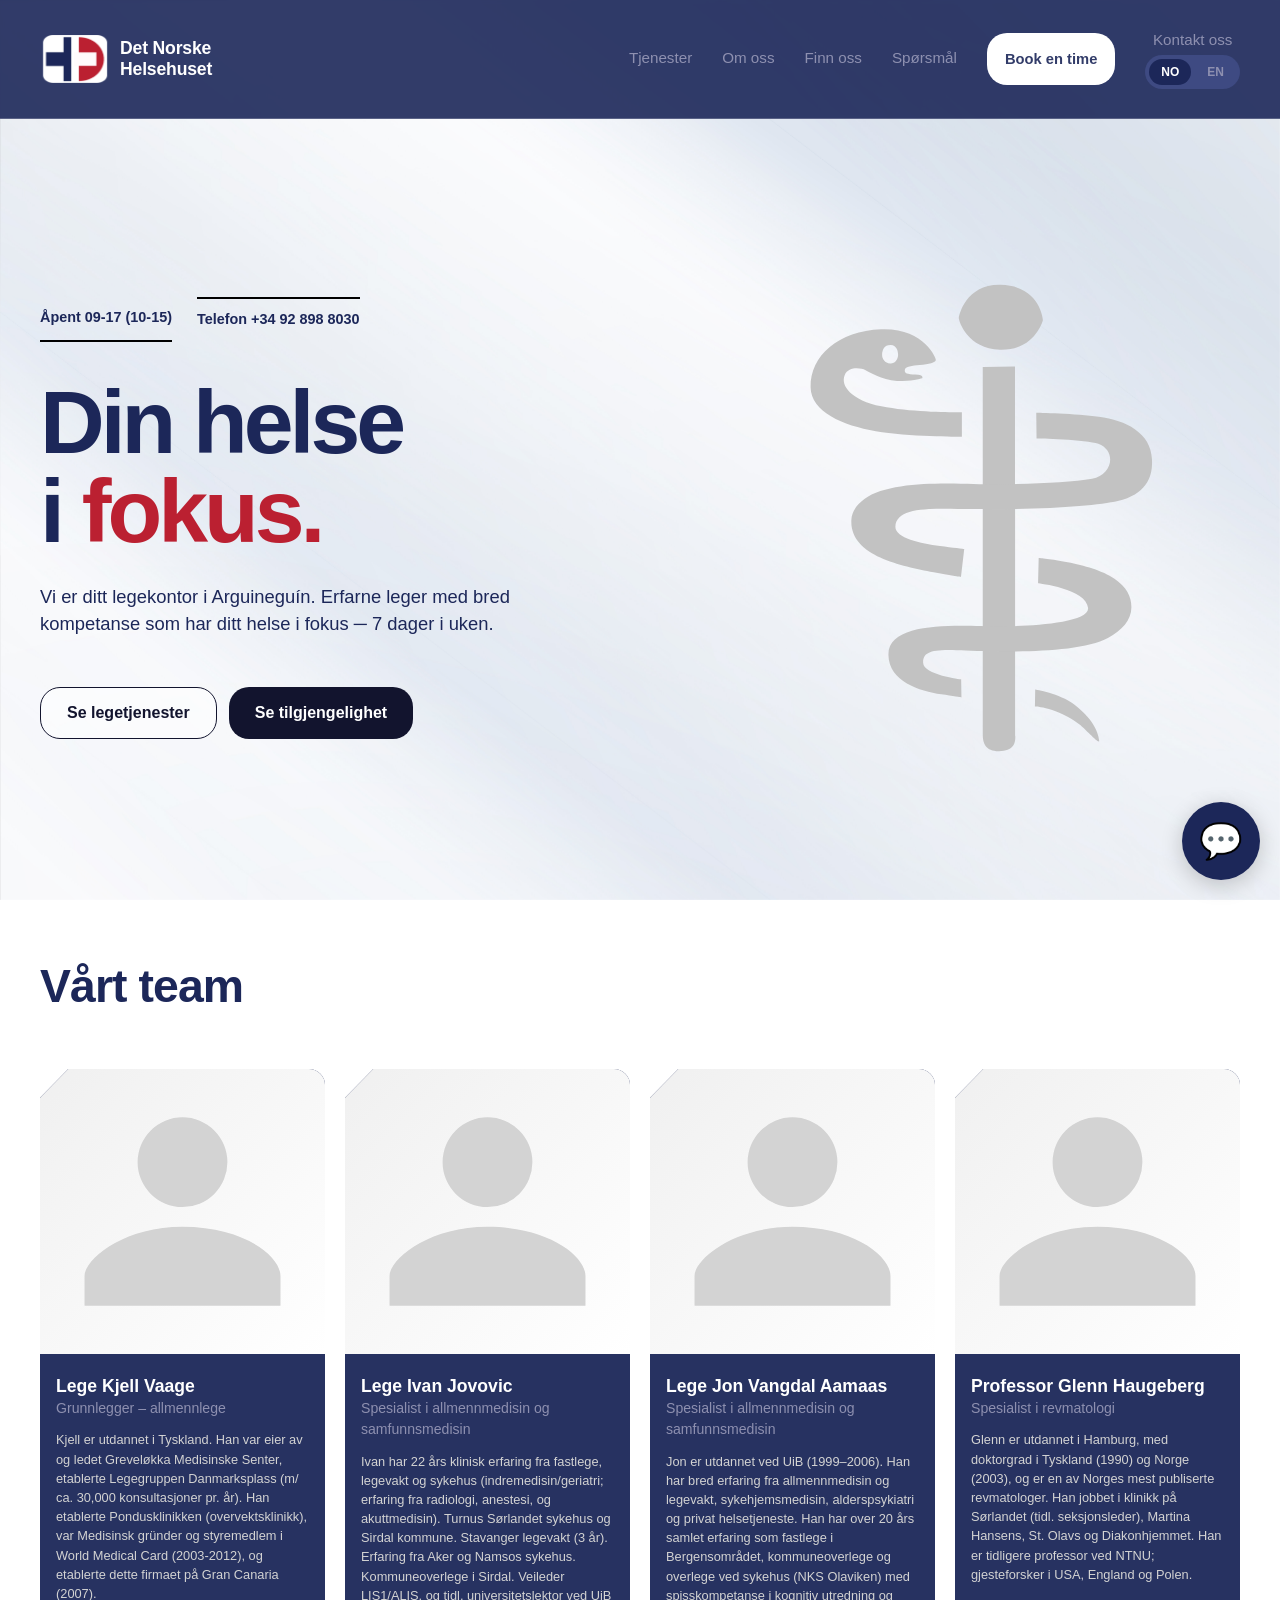
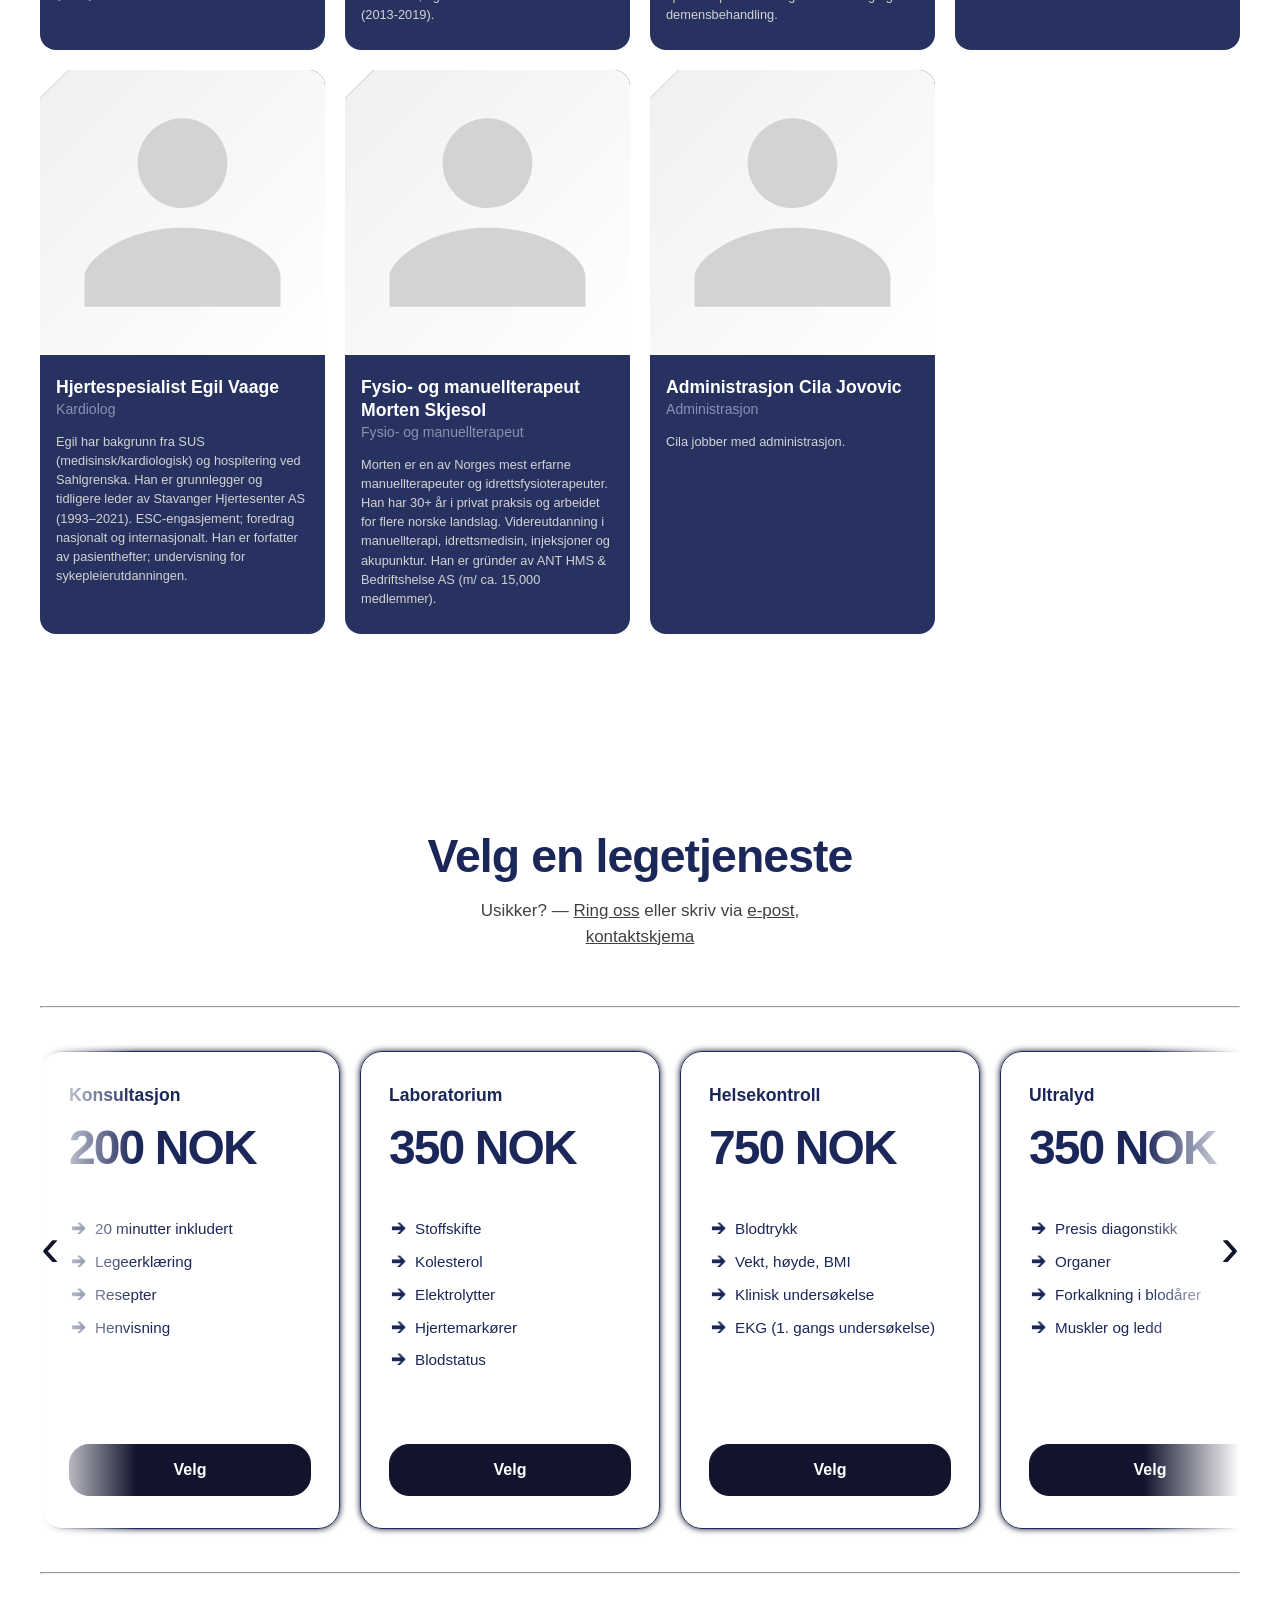
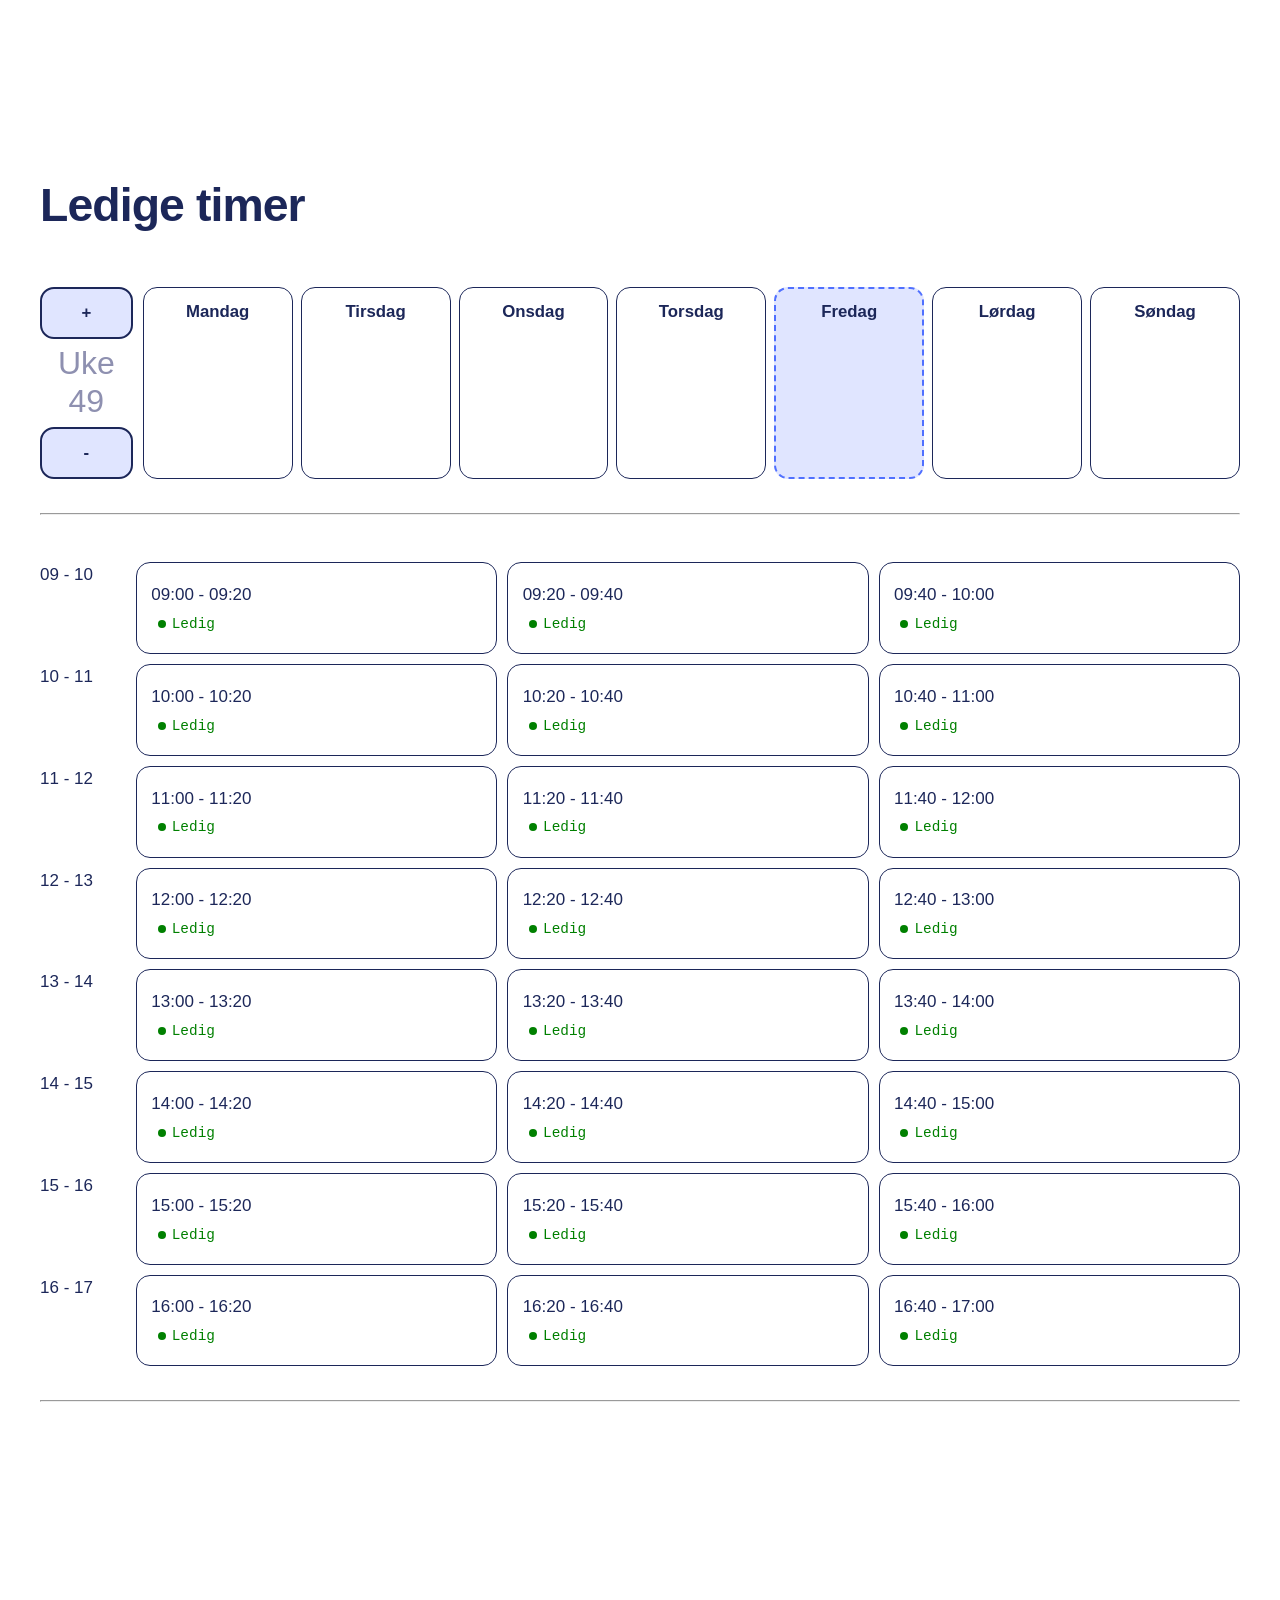
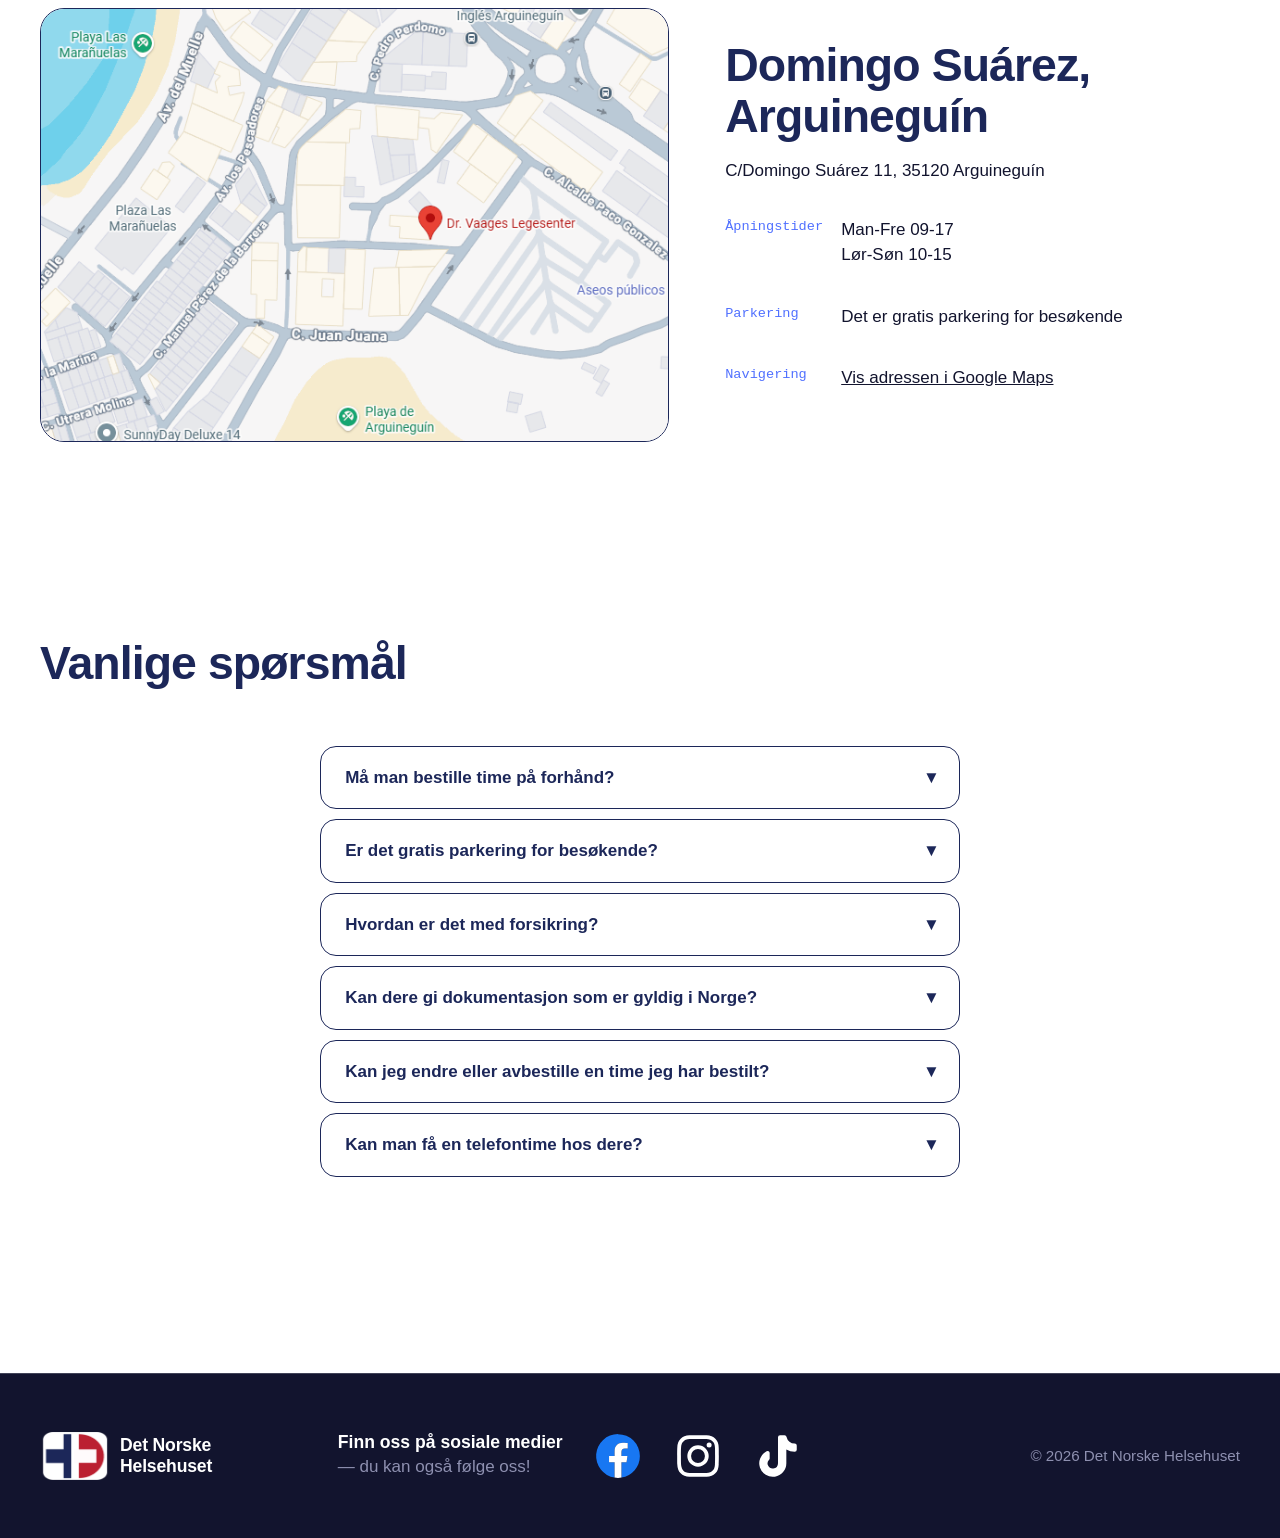
<file: index.html>
<!doctype html>
<html lang="no">
<head>
    <title>Det Norske Helsehuset — Legekontor i Arguineguín</title>
    <meta charset="utf-8">
    <link rel="canonical" href="https://www.helsehuset.es/">
    <meta name="viewport" content="width=device-width, initial-scale=1">
    <meta name="description" content="Legetjenester i Arguineguín — erfarne leger med bred ekspertise.
        Vi har presis diagnostikk og gode medisinske og kosmetiske behandlingsmuligheter.">
    <meta name="google" content="notranslate">
    <meta name="twitter:card" content="summary_large_image">
    <meta name="twitter:title" content="Det Norske Helsehuset — Legekontor i Arguineguín">
    <meta name="twitter:description" content="Legetjenester i Arguineguín — erfarne leger med bred ekspertise.
        Vi har presis diagnostikk og gode medisinske og kosmetiske behandlingsmuligheter.">
    <meta property="og:url" content="https://www.helsehuset.es/">
    <meta property="og:site_name" content="Det Norske Helsehuset"
    <meta property="og:title" content="Det Norske Helsehuset — Legekontor i Arguineguín">
    <meta property="og:type" content="website">
    <meta property="og:description" content="Legetjenester i Arguineguín">
    <meta property="og:image" content="https://www.helsehuset.es/images/icon-logo-web.png">
    <meta property="og:locale" content="nb_NO">
    <meta name="theme-color" content="#1C2759">
    <link rel="icon" href="images/icon-logo-web.png">
    <link rel="stylesheet" href="style.css">
    <link rel="apple-touch-icon" href="images/apple-touch-icon.png">
    <link rel="icon" type="image/png" sizes="32x32" href="/images/favicon-32x32.png">
    <link rel="manifest" href="/site.webmanifest">
    <script src="script.js" defer></script>
    <script type="application/ld+json">
        {
            "@context": "https://schema.org",
            "@type": "MedicalEntity",
            "name": "Det Norske Helsehuset",
            "url": "https://www.helsehuset.es/"
        }
    </script>
</head>
<body>
    <div class="main-background"></div>
    <header class="nav">
        <div class="nav-in">
            <div class="wrap nav-in">
                <a class="logo" onclick="countdown_reset();">
                    <img src="images/icon-logo-web.png" alt="The logo image of Det Norske Helsehuset">
                    <span id="kontorNavn">Det Norske Helsehuset</span>
                </a>
                <nav class="menu">
                    <a class="mobile-remove" href="#tjenester">Tjenester</a>
                    <a class="mobile-remove" href="#om-oss">Om oss</a>
                    <a class="mobile-remove" href="#finn-oss">Finn oss</a>
                    <a class="mobile-remove" href="#spørsmål">Spørsmål</a>
                    <a class="mobile-remove btn btn-sm" href="#tjenester" onclick="countdown_reset();">Book en time</a>
                    <a id="kontakt" data-action="#k-skjema" onclick="kontaktSkjema()">Kontakt oss</a>
                    <div id="mobile-kontakt-language">
                        <a id="mobile-kontakt" data-action="#k-skjema" onclick="kontaktSkjema()">Kontakt oss</a>
                        <div id="mobile-language">
                            <a class="active-language" href="no/" onclick="selectLanguage()">NO</a>
                            <a class="inactive-language" href="en/" onclick="selectLanguage()">EN</a>
                        </div>
                    </div>
                </nav>
            </div>
            <div id="desktop-language">
                <a class="active-language" href="no/" onclick="selectLanguage()">NO</a>
                <a class="inactive-language" href="en/" onclick="selectLanguage()">EN</a>
            </div>
        </div>
    </header>
    <main id="main">
        <section class="hero">
            <div class="grid-bg"></div>
            <div class="wrap hero-in">
                <div class="hero-copy" id="start">
                    <p class="chips">
                        <span class="chip1">
                            Åpent 09-17 (10-15)
                        </span>
                        <span class="chip2">
                            Telefon +34 92 898 8030
                        </span>
                    </p>
                    <h1 id="heading">Din helse <br>i <span class="grad">fokus.</span></h1>
                    <p class="lead">Vi er ditt legekontor i Arguineguín. Erfarne leger med bred kompetanse som har ditt helse i fokus ─ 7 dager i uken.</p>
                    <div class="actioncall-row">
                        <a class="btn" id="btn-se" href="#tjenester">Se legetjenester</a>
                        <a class="btn btn-dark" href="#kalender" onclick="countdown_reset();">Se tilgjengelighet</a>
                    </div>
                </div>
                <img id="medical-symbol" src="images/medical-symbol.svg" alt="Medisinsk symbol: Asklepios" width="600" height="600">
            </div>
        </section>
        <section class="om-oss wrap" id="om-oss">
            <div class="section-head row">
                <div><h2>Vårt team</h2></div>
            </div>
            <ul class="ansatte-grid">
                <li class="ansatte">
                    <img src="images/profil-bilde.svg" alt="Portrait of Lege Kjell Vaage" width="200" height="200" loading="lazy">
                    <div class="ansatte-info"><h3>Lege Kjell Vaage</h3>
                        <p>Grunnlegger – allmennlege</p>
                        <p class="talk">Kjell er utdannet i Tyskland. Han var eier av og ledet Greveløkka Medisinske Senter, etablerte Legegruppen
                            Danmarksplass (m/ ca. 30,000 konsultasjoner pr. år). Han etablerte Pondusklinikken (overvektsklinikk), var Medisinsk gründer
                            og styremedlem i World Medical Card (2003-2012), og etablerte dette firmaet på Gran Canaria (2007).
                        </p>
                    </div>
                </li>
                <li class="ansatte">
                    <img src="images/profil-bilde.svg" alt="Portrait of Lege Ivan Jovovic" width="200" height="200" loading="lazy">
                    <div class="ansatte-info"><h3>Lege Ivan Jovovic</h3>
                        <p>Spesialist i allmennmedisin og samfunnsmedisin</p>
                        <p class="talk">Ivan har 22 års klinisk erfaring fra fastlege, legevakt og sykehus (indremedisin/geriatri; erfaring fra
                            radiologi, anestesi, og akuttmedisin). Turnus Sørlandet sykehus og Sirdal kommune. Stavanger legevakt (3 år). Erfaring fra Aker og
                            Namsos sykehus. Kommuneoverlege i Sirdal. Veileder LIS1/ALIS, og tidl. universitetslektor ved UiB (2013-2019).
                        </p>
                    </div>
                </li>
                <li class="ansatte">
                    <img src="images/profil-bilde.svg" alt="Portrait of Lege Jon Vangdal Aamaas" width="200" height="200" loading="lazy">
                    <div class="ansatte-info"><h3>Lege Jon Vangdal Aamaas</h3>
                        <p>Spesialist i allmennmedisin og samfunnsmedisin</p>
                        <p class="talk">Jon er utdannet ved UiB (1999–2006). Han har bred erfaring fra allmennmedisin og legevakt, sykehjemsmedisin,
                            alderspsykiatri og privat helsetjeneste. Han har over 20 års samlet erfaring som fastlege i Bergensområdet, kommuneoverlege og
                            overlege ved sykehus (NKS Olaviken) med spisskompetanse i kognitiv utredning og demensbehandling.
                        </p>
                    </div>
                </li>
                <li class="ansatte">
                    <img src="images/profil-bilde.svg" alt="Portrait of Professor Glenn Haugeberg" width="200" height="200" loading="lazy">
                    <div class="ansatte-info"><h3>Professor Glenn Haugeberg</h3>
                        <p>Spesialist i revmatologi</p>
                        <p class="talk">Glenn er utdannet i Hamburg, med doktorgrad i Tyskland (1990) og Norge (2003), og er en av Norges mest publiserte
                            revmatologer. Han jobbet i klinikk på Sørlandet (tidl. seksjonsleder), Martina Hansens, St. Olavs og Diakonhjemmet. Han er
                            tidligere professor ved NTNU; gjesteforsker i USA, England og Polen.
                        </p>
                    </div>
                </li>
                <li class="ansatte">
                    <img src="images/profil-bilde.svg" alt="Portrait of Hjertespesialist Egil Vaage" width="200" height="200" loading="lazy">
                    <div class="ansatte-info"><h3>Hjertespesialist Egil Vaage</h3>
                        <p>Kardiolog</p>
                        <p class="talk">Egil har bakgrunn fra SUS (medisinsk/kardiologisk) og hospitering ved Sahlgrenska. Han er grunnlegger og
                            tidligere leder av Stavanger Hjertesenter AS (1993–2021). ESC-engasjement; foredrag nasjonalt og internasjonalt. Han er
                            forfatter av pasienthefter; undervisning for sykepleierutdanningen.
                        </p>
                    </div>
                </li>
                <li class="ansatte">
                    <img src="images/profil-bilde.svg" alt="Fysio- og manuellterapeut Morten Skjesol" width="200" height="200" loading="lazy">
                    <div class="ansatte-info"><h3>Fysio- og manuellterapeut Morten Skjesol</h3>
                        <p>Fysio- og manuellterapeut</p>
                        <p class="talk">Morten er en av Norges mest erfarne manuellterapeuter og idrettsfysioterapeuter. Han har 30+ år i privat praksis
                            og arbeidet for flere norske landslag. Videreutdanning i manuellterapi, idrettsmedisin, injeksjoner og akupunktur. Han er
                            gründer av ANT HMS & Bedriftshelse AS (m/ ca. 15,000 medlemmer).
                        </p>
                    </div>
                </li>
                <li class="ansatte">
                    <img src="images/profil-bilde.svg" alt="Portrait of Administrasjon Cila Jovovic" width="200" height="200" loading="lazy">
                    <div class="ansatte-info"><h3>Administrasjon Cila Jovovic</h3>
                        <p>Administrasjon</p>
                        <p class="talk">
                            Cila jobber med administrasjon.
                        </p>
                    </div>
                </li>
            </ul>
        </section>
        <section class="tjenester wrap" id="tjenester">
            <div class="section-head center">
                <h2>Velg en legetjeneste</h2>
                <p class="section-sub">Usikker? — <a href="tel:+34928988030">Ring oss</a> eller skriv via <a href="mailto:post@vaage.as">e-post</a>, <a data-action="#k-skjema" onclick="kontaktSkjema()">kontaktskjema</a></p>
            </div>
            <p class="arrow left" onclick="scrollTjenester('left')">&#8249;</p>
            <hr><br>
            <div class="ts-grid">
                <article class="ts">
                    <h3>Konsultasjon</h3>
                    <p class="ts-pris">200 NOK</p>
                    <ul>
                        <li>20 minutter inkludert</li>
                        <li>Legeerklæring</li>
                        <li>Resepter</li>
                        <li>Henvisning</li>
                    </ul>
                    <a class="btn velg-btn" onclick="selectTjeneste(this);" href="#kalender">Velg</a>
                </article>
                <article class="ts">
                    <h3>Laboratorium</h3>
                    <p class="ts-pris">350 NOK</p>
                    <ul>
                        <li>Stoffskifte</li>
                        <li>Kolesterol</li>
                        <li>Elektrolytter</li>
                        <li>Hjertemarkører</li>
                        <li>Blodstatus</li>
                    </ul>
                    <a class="btn velg-btn" onclick="selectTjeneste(this);" href="#kalender">Velg</a>
                </article>
                <article class="ts">
                    <h3>Helsekontroll</h3>
                    <p class="ts-pris">750 NOK</p>
                    <ul>
                        <li>Blodtrykk</li>
                        <li>Vekt, høyde, BMI</li>
                        <li>Klinisk undersøkelse</li>
                        <li>EKG (1. gangs undersøkelse)</li>
                    </ul>
                    <a class="btn velg-btn" onclick="selectTjeneste(this);" href="#kalender">Velg</a>
                </article>
                <article class="ts">
                    <h3>Ultralyd</h3>
                    <p class="ts-pris">350 NOK</p>
                    <ul>
                        <li>Presis diagonstikk</li>
                        <li>Organer</li>
                        <li>Forkalkning i blodårer</li>
                        <li>Muskler og ledd</li>
                    </ul>
                    <a class="btn velg-btn" onclick="selectTjeneste(this);" href="#kalender">Velg</a>
                </article>
                <article class="ts">
                    <h3>Overvektsklinikk</h3>
                    <p class="ts-pris">350 NOK</p>
                    <ul>
                        <li>Kroppsanalyse (InBody 720)</li>
                        <li>Moderne medikamentell behandling</li>
                        <li>Typisk 10-12 kg ned innen 8-20 uker</li>
                        <li>Veiledning i lavglykemisk kost og aktivitet</li>
                    </ul>
                    <a class="btn velg-btn" onclick="selectTjeneste(this);" href="#kalender">Velg</a>
                </article>
                <article class="ts">
                    <h3>Hudscreening</h3>
                    <p class="ts-pris">150 NOK</p>
                    <ul>
                        <li>Kontroll av føflekker (Screen Cancer)</li>
                        <li>Vurdert av norske hudleger</li>
                    </ul>
                    <a class="btn velg-btn" onclick="selectTjeneste(this);" href="#kalender">Velg</a>
                </article>
                <article class="ts">
                    <h3>Kognitiv utredning</h3>
                    <p class="ts-pris">750 NOK</p>
                    <ul>
                        <li>MMSE/MMS</li>
                        <li>MoCA</li>
                        <li>Klokketest</li>
                        <li>Trail Making A/B</li>
                        <li>CERAD</li>
                        <li>Boston Naming</li>
                    </ul>
                    <a class="btn velg-btn" onclick="selectTjeneste(this);" href="#kalender">Velg</a>
                </article>
                <article class="ts">
                    <h3>Vaksiner</h3>
                    <p class="ts-pris">150 NOK</p>
                    <ul>
                        <li>Influensa</li>
                        <li>Pneumokokk</li>
                        <li>Helvetesild</li>
                        <li>Hepatitt A og B</li>
                        <li>Boostrix Polio</li>
                        <li>Dokumenteres i journal</li>
                    </ul>
                    <a class="btn velg-btn" onclick="selectTjeneste(this);" href="#kalender">Velg</a>
                </article>
                <article class="ts">
                    <h3>PRP-behandling</h3>
                    <p class="ts-pris">750 NOK</p>
                    <ul>
                        <li>Naturlig behandling</li>
                        <li>Egne vekstfaktorer for ledd, sener, hud og hår</li>
                    </ul>
                    <a class="btn velg-btn" onclick="selectTjeneste(this);" href="#kalender">Velg</a>
                </article>
                <article class="ts">
                    <h3>Botulinumbehandling</h3>
                    <p class="ts-pris">750 NOK</p>
                    <ul>
                        <li>Medisinsk og estetisk bruk</li>
                        <li>Migrene</li>
                        <li>Muskelspenning</li>
                        <li>Hyperhidrose</li>
                        <li>Utblokking av mimikklinjer</li>
                    </ul>
                    <a class="btn velg-btn" onclick="selectTjeneste(this);" href="#kalender">Velg</a>
                </article>
                <article class="ts">
                    <h3>Helseattester</h3>
                    <p class="ts-pris">750 NOK</p>
                    <ul>
                        <li>Sjømannsattest</li>
                        <li>Offshore/Petroleum</li>
                        <li>Førerkortattest (gruppe 1-3)</li>
                        <li>Dykkerattest</li>
                        <li>Arbeids- og idrettsattester</li>
                    </ul>
                    <a class="btn velg-btn" onclick="selectTjeneste(this);" href="#kalender">Velg</a>
                </article>
                <article class="ts">
                    <h3>Hjemmebesøk</h3>
                    <p class="ts-pris">500 NOK</p>
                    <ul>
                        <li>Legebesøk i hjem/hotell</li>
                        <li>Samarbeid med hjemmesykepleie ved behov</li>
                    </ul>
                    <a class="btn velg-btn" onclick="selectTjeneste(this);" href="#kalender">Velg</a>
                </article>
                <article class="ts">
                    <h3>Norsk Helsenett</h3>
                    <p class="ts-pris">500 NOK</p>
                    <ul>
                        <li>Kryptert samhandling</li>
                        <li>Prøver og rapporter til fastlege eller spesialisthelsetjenste</li>
                    </ul>
                    <a class="btn velg-btn" onclick="selectTjeneste(this);" href="#kalender">Velg</a>
                </article>
            </div>
            <br><hr>
            <p class="arrow right" onclick="scrollTjenester('right')">&#8250;</p>
        </section>
        <section class="kalender" id="kalender">
            <div class="registrering" hidden>
                <h2 id="r_title">Placeholder</h2>
                <input type="text" id="name" name="name" placeholder="Navn og etternavn" required>
                <input type="tel" id="phone" name="phone" placeholder="Telefonnummer (inkl. landskode)" required>
                <textarea id="description" placeholder="En kort beskrivelse (maks. 150 karakterer)" maxlength="150"></textarea>
                <button type="button" id="send" data-action="#t-sendt" onclick="send(this)">Send inn</button>
            </div>
            <div class="wrap">
                <div class="section-head row">
                    <div>
                        <h2 id="kalender-title">Ledige timer</h2>
                        <h2 id="no-category" hidden>— vennligst velg en <a href="#tjenester">legetjeneste</a></h2>
                        <h2 id="category" hidden></h2>
                    </div>
                </div>
                <div class="week-days">
                    <div class="week-day-list" hidden>
                        <div class="stepper">
                            <button class="week-edit-up" onclick="change(1)"><strong>+</strong></button>
                            <button id="week-display"></button>
                            <button class="week-edit-down" onclick="change(-1)"><strong>-</strong></button>
                        </div>
                        <div class="mobile-days">
                            <button type="button" class="week-btn" data-num="0" data-selected="false"><strong>Mandag</strong></button>
                            <button type="button" class="week-btn" data-num="1" data-selected="false"><strong>Tirsdag</strong></button>
                            <button type="button" class="week-btn" data-num="2" data-selected="false"><strong>Onsdag</strong></button>
                            <button type="button" class="week-btn" data-num="3" data-selected="false"><strong>Torsdag</strong></button>
                            <button type="button" class="week-btn" data-num="4" data-selected="false"><strong>Fredag</strong></button>
                            <button type="button" class="week-btn" data-num="5" data-selected="false"><strong>Lørdag</strong></button>
                            <button type="button" class="week-btn" data-num="6" data-selected="false"><strong>Søndag</strong></button>
                        </div>
                    </div>
                    <br>
                    <hr>
                    <div class="weekDayPanel"></div>
                    <template id="weekDayPanel-template">
                        <div class="weekDayPanel">
                            <ol class="timer">
                                <li class="time">
                                    <span class="tid-ved-kalender">09 - 10</span>
                                    <div class="sessions">
                                        <div class="session" data-action="#t-skjema" onclick="selectTime(this)">
                                            <span class="tid-ved-kalender">09:00 - 09:20</span>
                                            <span class="tm tm-ledig">Ledig</span>
                                        </div>
                                        <div class="session" data-action="#t-skjema" onclick="selectTime(this)">
                                            <span class="tid-ved-kalender">09:20 - 09:40</span>
                                            <span class="tm tm-ledig">Ledig</span>
                                        </div>
                                        <div class="session" data-action="#t-skjema" onclick="selectTime(this)">
                                            <span class="tid-ved-kalender">09:40 - 10:00</span>
                                            <span class="tm tm-ledig">Ledig</span>
                                        </div>
                                    </div>
                                </li>
                                <li class="time">
                                    <span class="tid-ved-kalender">10 - 11</span>
                                    <div class="sessions">
                                        <div class="session" data-action="#t-skjema" onclick="selectTime(this)">
                                            <span class="tid-ved-kalender">10:00 - 10:20</span>
                                            <span class="tm tm-ledig">Ledig</span>
                                        </div>
                                        <div class="session" data-action="#t-skjema" onclick="selectTime(this)">
                                            <span class="tid-ved-kalender">10:20 - 10:40</span>
                                            <span class="tm tm-ledig">Ledig</span>
                                        </div>
                                        <div class="session" data-action="#t-skjema" onclick="selectTime(this)">
                                            <span class="tid-ved-kalender">10:40 - 11:00</span>
                                            <span class="tm tm-ledig">Ledig</span>
                                        </div>
                                    </div>
                                </li>
                                <li class="time">
                                    <span class="tid-ved-kalender">11 - 12</span>
                                    <div class="sessions">
                                        <div class="session" data-action="#t-skjema" onclick="selectTime(this)">
                                            <span class="tid-ved-kalender">11:00 - 11:20</span>
                                            <span class="tm tm-ledig">Ledig</span>
                                        </div>
                                        <div class="session" data-action="#t-skjema" onclick="selectTime(this)">
                                            <span class="tid-ved-kalender">11:20 - 11:40</span>
                                            <span class="tm tm-ledig">Ledig</span>
                                        </div>
                                        <div class="session" data-action="#t-skjema" onclick="selectTime(this)">
                                            <span class="tid-ved-kalender">11:40 - 12:00</span>
                                            <span class="tm tm-ledig">Ledig</span>
                                        </div>
                                    </div>
                                </li>
                                <li class="time">
                                    <span class="tid-ved-kalender">12 - 13</span>
                                    <div class="sessions">
                                        <div class="session" data-action="#t-skjema" onclick="selectTime(this)">
                                            <span class="tid-ved-kalender">12:00 - 12:20</span>
                                            <span class="tm tm-ledig">Ledig</span>
                                        </div>
                                        <div class="session" data-action="#t-skjema" onclick="selectTime(this)">
                                            <span class="tid-ved-kalender">12:20 - 12:40</span>
                                            <span class="tm tm-ledig">Ledig</span>
                                        </div>
                                        <div class="session" data-action="#t-skjema" onclick="selectTime(this)">
                                            <span class="tid-ved-kalender">12:40 - 13:00</span>
                                            <span class="tm tm-ledig">Ledig</span>
                                        </div>
                                    </div>
                                </li>
                                <li class="time">
                                    <span class="tid-ved-kalender">13 - 14</span>
                                    <div class="sessions">
                                        <div class="session" data-action="#t-skjema" onclick="selectTime(this)">
                                            <span class="tid-ved-kalender">13:00 - 13:20</span>
                                            <span class="tm tm-ledig">Ledig</span>
                                        </div>
                                        <div class="session" data-action="#t-skjema" onclick="selectTime(this)">
                                            <span class="tid-ved-kalender">13:20 - 13:40</span>
                                            <span class="tm tm-ledig">Ledig</span>
                                        </div>
                                        <div class="session" data-action="#t-skjema" onclick="selectTime(this)">
                                            <span class="tid-ved-kalender">13:40 - 14:00</span>
                                            <span class="tm tm-ledig">Ledig</span>
                                        </div>
                                    </div>
                                </li>
                                <li class="time">
                                    <span class="tid-ved-kalender">14 - 15</span>
                                    <div class="sessions">
                                        <div class="session" data-action="#t-skjema" onclick="selectTime(this)">
                                            <span class="tid-ved-kalender">14:00 - 14:20</span>
                                            <span class="tm tm-ledig">Ledig</span>
                                        </div>
                                        <div class="session" data-action="#t-skjema" onclick="selectTime(this)">
                                            <span class="tid-ved-kalender">14:20 - 14:40</span>
                                            <span class="tm tm-ledig">Ledig</span>
                                        </div>
                                        <div class="session" data-action="#t-skjema" onclick="selectTime(this)">
                                            <span class="tid-ved-kalender">14:40 - 15:00</span>
                                            <span class="tm tm-ledig">Ledig</span>
                                        </div>
                                    </div>
                                </li>
                                <li class="time">
                                    <span class="tid-ved-kalender">15 - 16</span>
                                    <div class="sessions">
                                        <div class="session" data-action="#t-skjema" onclick="selectTime(this)">
                                            <span class="tid-ved-kalender">15:00 - 15:20</span>
                                            <span class="tm tm-ledig">Ledig</span>
                                        </div>
                                        <div class="session" data-action="#t-skjema" onclick="selectTime(this)">
                                            <span class="tid-ved-kalender">15:20 - 15:40</span>
                                            <span class="tm tm-ledig">Ledig</span>
                                        </div>
                                        <div class="session" data-action="#t-skjema" onclick="selectTime(this)">
                                            <span class="tid-ved-kalender">15:40 - 16:00</span>
                                            <span class="tm tm-ledig">Ledig</span>
                                        </div>
                                    </div>
                                </li>
                                <li class="time">
                                    <span class="tid-ved-kalender">16 - 17</span>
                                    <div class="sessions">
                                        <div class="session" data-action="#t-skjema" onclick="selectTime(this)">
                                            <span class="tid-ved-kalender">16:00 - 16:20</span>
                                            <span class="tm tm-ledig">Ledig</span>
                                        </div>
                                        <div class="session" data-action="#t-skjema" onclick="selectTime(this)">
                                            <span class="tid-ved-kalender">16:20 - 16:40</span>
                                            <span class="tm tm-ledig">Ledig</span>
                                        </div>
                                        <div class="session" data-action="#t-skjema" onclick="selectTime(this)">
                                            <span class="tid-ved-kalender">16:40 - 17:00</span>
                                            <span class="tm tm-ledig">Ledig</span>
                                        </div>
                                    </div>
                                </li>
                            </ol>
                        </div>
                    </template>
                </div>
                <br>
                <hr>
            </div>
        </section>
        <section class="finn-oss wrap" id="finn-oss">
            <div class="lokasjon-map"><img src="images/lokasjon-map.png" width="678" height="466" loading="lazy" alt="Illustrated map showing how to find the doctor's office in Arguneguin"></div>
            <div class="finn-oss-copy">
                <h2>Domingo Suárez, Arguineguín</h2>
                <address>C/Domingo Suárez 11, 35120 Arguineguín</address>
                <ul class="finn-oss-info">
                    <li><strong>Åpningstider</strong><span>Man-Fre 09-17<br>Lør-Søn 10-15</span></li>
                    <li><strong>Parkering</strong><span>Det er gratis parkering for besøkende </span></li>
                    <li><strong>Navigering</strong><span><a href="https://www.google.com/maps/place/C.+Domingo+Su%C3%A1rez,+11,+35120+Arguinegu%C3%ADn,+Las+Palmas,+Spania/" target="_blank">Vis adressen i Google Maps</a></span></li>
                </ul>
            </div>
        </section>
        <section class="spørsmål wrap" id="spørsmål">
            <div class="section-head"><h2>Vanlige spørsmål</h2></div>
            <div class="spørsmål-list">
                <details>
                    <summary>Må man bestille time på forhånd?<span>▼</span></summary>
                    <p>Nei, du kan komme innom uten å bestille time på forhånd, men det kan hende det blir ventetid.</p>
                </details>
                <details>
                    <summary>Er det gratis parkering for besøkende?<span>▼</span></summary>
                    <p>Ja, det er gratis parkering for alle våre besøkende.</p>
                </details>
                <details>
                    <summary>Hvordan er det med forsikring?<span>▼</span></summary>
                    <p>Vi samarbeider med alle norske reiseforsikringsselskaper, samt mange svenske og danske. Vi hjelper med nødvendig dokumentasjon og kontakt med forsikringsselskap eller alarmsentral. Når det foreligger betalingsgaranti, kan behandlingen i mange tilfeller håndteres direkte gjennom reiseforsikringen.</p>
                </details>
                <details>
                    <summary>Kan dere gi dokumentasjon som er gyldig i Norge?<span>▼</span></summary>
                    <p>Ja, vi har mulighet til å gi dokumentasjon som er gyldig i Norge.</p>
                </details>
                <details>
                    <summary>Kan jeg endre eller avbestille en time jeg har bestilt?<span>▼</span></summary>
                    <p>Ja, det gjør du ved å ringe oss på +34 92 898 8030.</p>
                </details>
                <details>
                    <summary>Kan man få en telefontime hos dere?<span>▼</span></summary>
                    <p>Hvis du nevner i bookingen at du ønsker telefontime, så blir du ringt opp av oss. Telefonnummeret vi kommer til å ringe opp fra er +34 92 898 8030.</p>
                </details>
            </div>
        </section>
    </main>
    <div id="spørsmål-chat">
        <section id="spørsmål-chat-panel">
            <header class="spørsmål-chat-header">
                <span class="spørsmål-chat-title">Still et spørsmål</span>
                <button id="spørsmål-chat-close" type="button">x</button>
            </header>
            <div id="spørsmål-chat-messages">
                <div class="spørsmål-chat-message bot">Hei! Hvis du lurer på noe, så kan det hende at jeg vet svaret.</div>
            </div>
            <form class="spørsmål-chat-form" id="spørsmål-chat-form">
                <input id="spørsmål-chat-input" type="text" placeholder="Skriv ditt spørsmål..." autocomplete="off">
                <button id="spørsmål-chat-send" type="submit">Send</button>
            </form>
        </section>
        <button id="spørsmål-chat-toggle" type="button">💬</button>
    </div>
    <footer>
        <div class="wrap foot-in">
            <a class="logo" onclick="countdown_reset();">
                <img src="images/icon-logo-web.png" alt="Det Norske Helsehuset's logo image">
                <span>Det Norske Helsehuset</span>
            </a>
            <nav>
                <div class="sosiale-medier-tekst">
                    <h3>Finn oss på sosiale medier</h3>
                    <span>— du kan også følge oss!</span>
                </div>
                <div class="sosiale-medier-ikoner">
                    <a href="https://www.facebook.com" target="_blank" rel="noreferrer"><svg width="50px" height="50px" viewBox="0 0 16 16" xmlns="http://www.w3.org/2000/svg" fill="none"><path fill="#1877F2" d="M15 8a7 7 0 00-7-7 7 7 0 00-1.094 13.915v-4.892H5.13V8h1.777V6.458c0-1.754 1.045-2.724 2.644-2.724.766 0 1.567.137 1.567.137v1.723h-.883c-.87 0-1.14.54-1.14 1.093V8h1.941l-.31 2.023H9.094v4.892A7.001 7.001 0 0015 8z"/><path fill="#ffffff" d="M10.725 10.023L11.035 8H9.094V6.687c0-.553.27-1.093 1.14-1.093h.883V3.87s-.801-.137-1.567-.137c-1.6 0-2.644.97-2.644 2.724V8H5.13v2.023h1.777v4.892a7.037 7.037 0 002.188 0v-4.892h1.63z"/></svg></a>
                    <a href="https://www.instagram.com" target="_blank" rel="noreferrer"><svg fill="#ffffff" width="50px" height="50px" viewBox="0 0 24 24" xmlns="http://www.w3.org/2000/svg" data-name="Layer 1"><path d="M17.34,5.46h0a1.2,1.2,0,1,0,1.2,1.2A1.2,1.2,0,0,0,17.34,5.46Zm4.6,2.42a7.59,7.59,0,0,0-.46-2.43,4.94,4.94,0,0,0-1.16-1.77,4.7,4.7,0,0,0-1.77-1.15,7.3,7.3,0,0,0-2.43-.47C15.06,2,14.72,2,12,2s-3.06,0-4.12.06a7.3,7.3,0,0,0-2.43.47A4.78,4.78,0,0,0,3.68,3.68,4.7,4.7,0,0,0,2.53,5.45a7.3,7.3,0,0,0-.47,2.43C2,8.94,2,9.28,2,12s0,3.06.06,4.12a7.3,7.3,0,0,0,.47,2.43,4.7,4.7,0,0,0,1.15,1.77,4.78,4.78,0,0,0,1.77,1.15,7.3,7.3,0,0,0,2.43.47C8.94,22,9.28,22,12,22s3.06,0,4.12-.06a7.3,7.3,0,0,0,2.43-.47,4.7,4.7,0,0,0,1.77-1.15,4.85,4.85,0,0,0,1.16-1.77,7.59,7.59,0,0,0,.46-2.43c0-1.06.06-1.4.06-4.12S22,8.94,21.94,7.88ZM20.14,16a5.61,5.61,0,0,1-.34,1.86,3.06,3.06,0,0,1-.75,1.15,3.19,3.19,0,0,1-1.15.75,5.61,5.61,0,0,1-1.86.34c-1,.05-1.37.06-4,.06s-3,0-4-.06A5.73,5.73,0,0,1,6.1,19.8,3.27,3.27,0,0,1,5,19.05a3,3,0,0,1-.74-1.15A5.54,5.54,0,0,1,3.86,16c0-1-.06-1.37-.06-4s0-3,.06-4A5.54,5.54,0,0,1,4.21,6.1,3,3,0,0,1,5,5,3.14,3.14,0,0,1,6.1,4.2,5.73,5.73,0,0,1,8,3.86c1,0,1.37-.06,4-.06s3,0,4,.06a5.61,5.61,0,0,1,1.86.34A3.06,3.06,0,0,1,19.05,5,3.06,3.06,0,0,1,19.8,6.1,5.61,5.61,0,0,1,20.14,8c.05,1,.06,1.37.06,4S20.19,15,20.14,16ZM12,6.87A5.13,5.13,0,1,0,17.14,12,5.12,5.12,0,0,0,12,6.87Zm0,8.46A3.33,3.33,0,1,1,15.33,12,3.33,3.33,0,0,1,12,15.33Z"/></svg></a>
                    <a href="https://www.tiktok.com" target="_blank" rel="noreferrer"><svg fill="#ffffff" width="50px" height="50px" viewBox="0 0 24 24" id="tiktok" data-name="Flat Color" xmlns="http://www.w3.org/2000/svg" class="icon flat-color"><path id="primary" d="M21,7V9a1,1,0,0,1-1,1,8,8,0,0,1-4-1.08V15.5A6.5,6.5,0,1,1,6.53,9.72a1,1,0,0,1,1.47.9v2.52a.92.92,0,0,1-.28.62,2.49,2.49,0,0,0,2,4.23A2.61,2.61,0,0,0,12,15.35V3a1,1,0,0,1,1-1h2.11a1,1,0,0,1,1,.83A4,4,0,0,0,20,6,1,1,0,0,1,21,7Z" style="fill: rgb(255, 255, 255);"></path></svg></a>
                </div>
            </nav>
            <p>© 2026 Det Norske Helsehuset</p>
        </div>
    </footer>
</body>
</html>
</file>
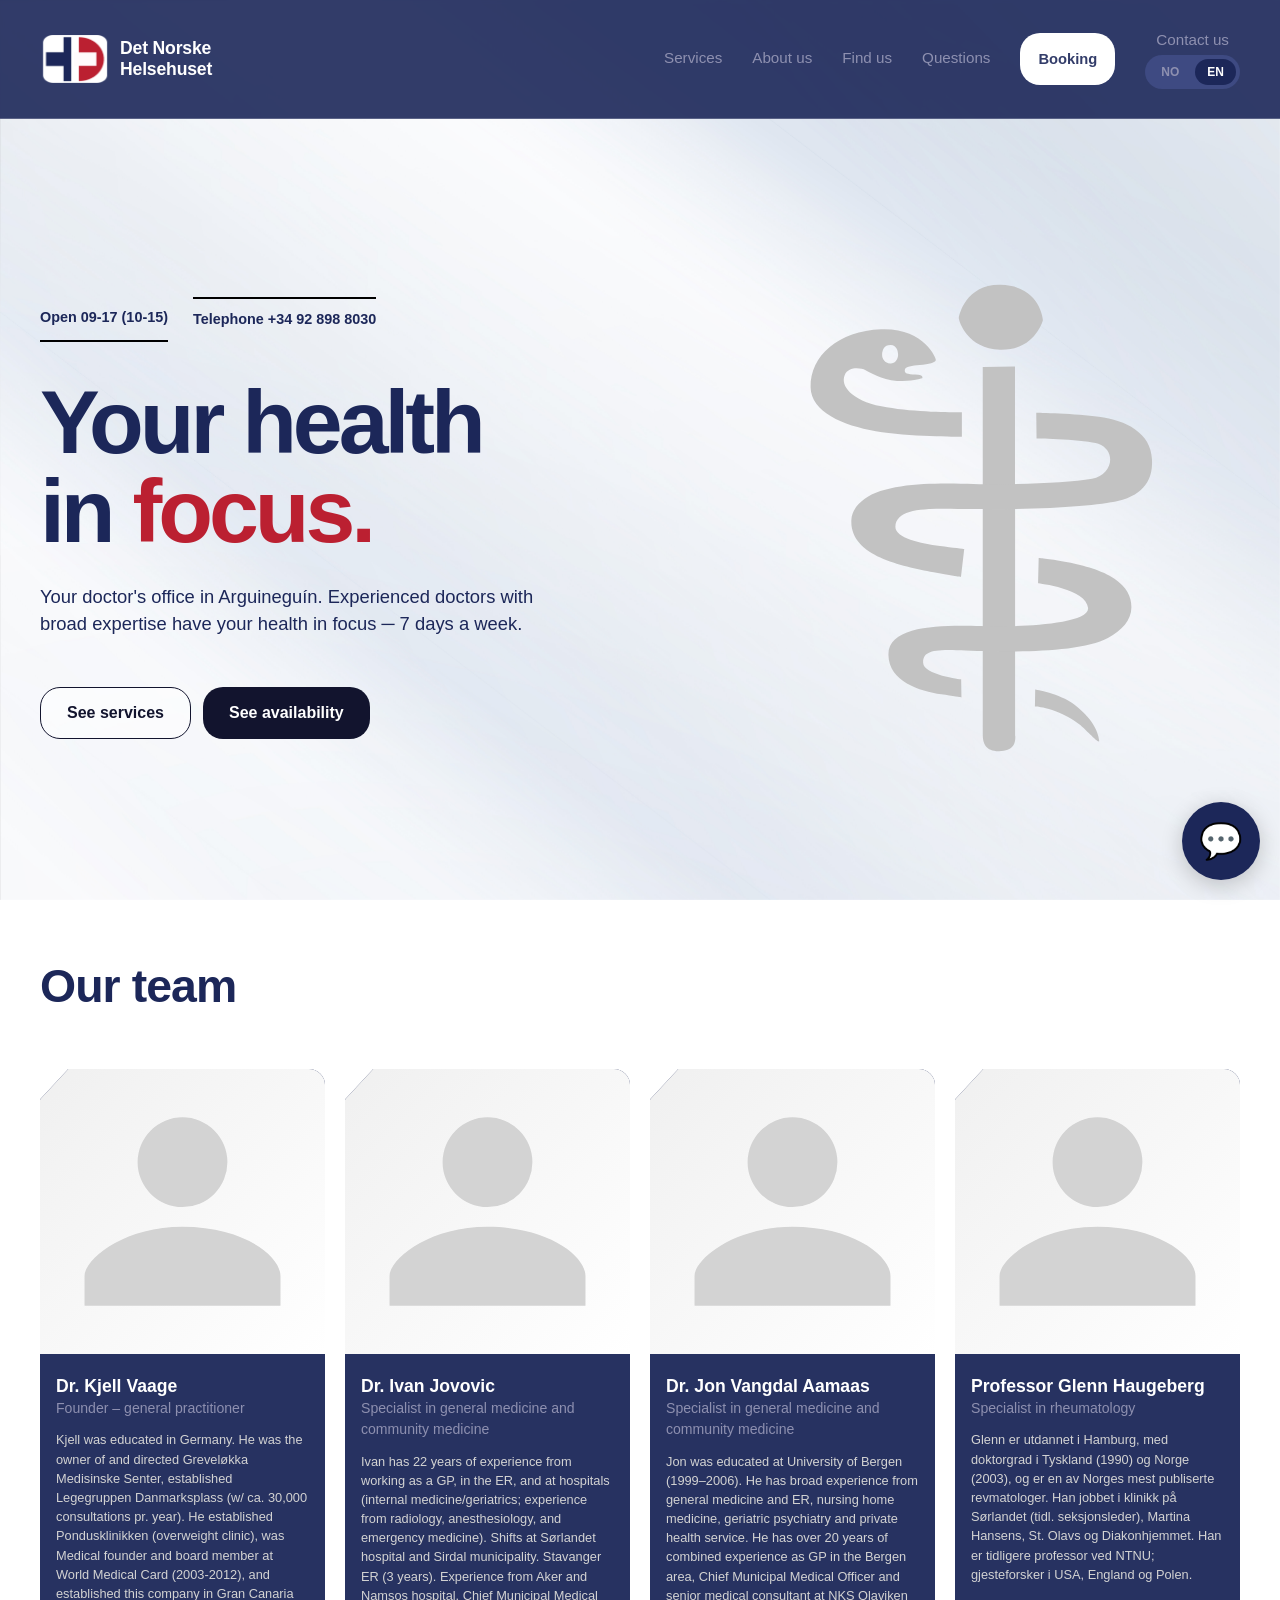
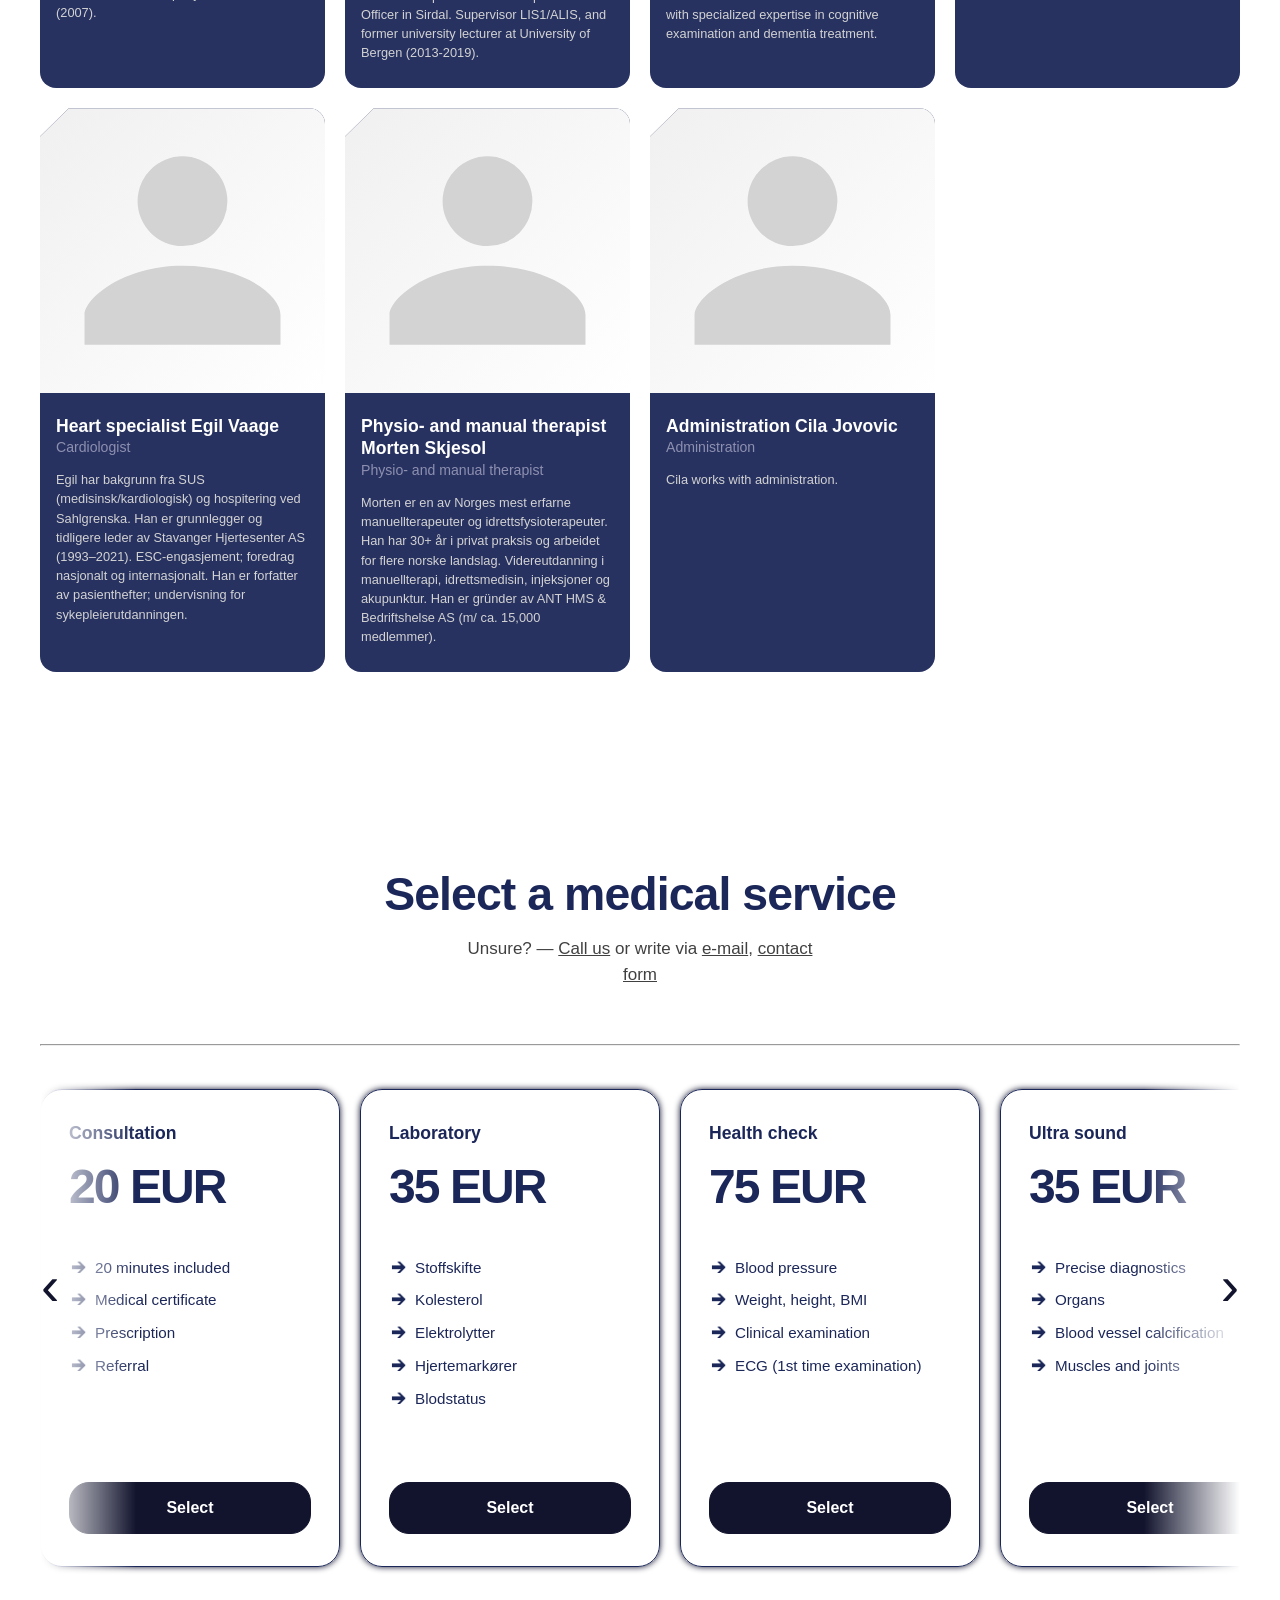
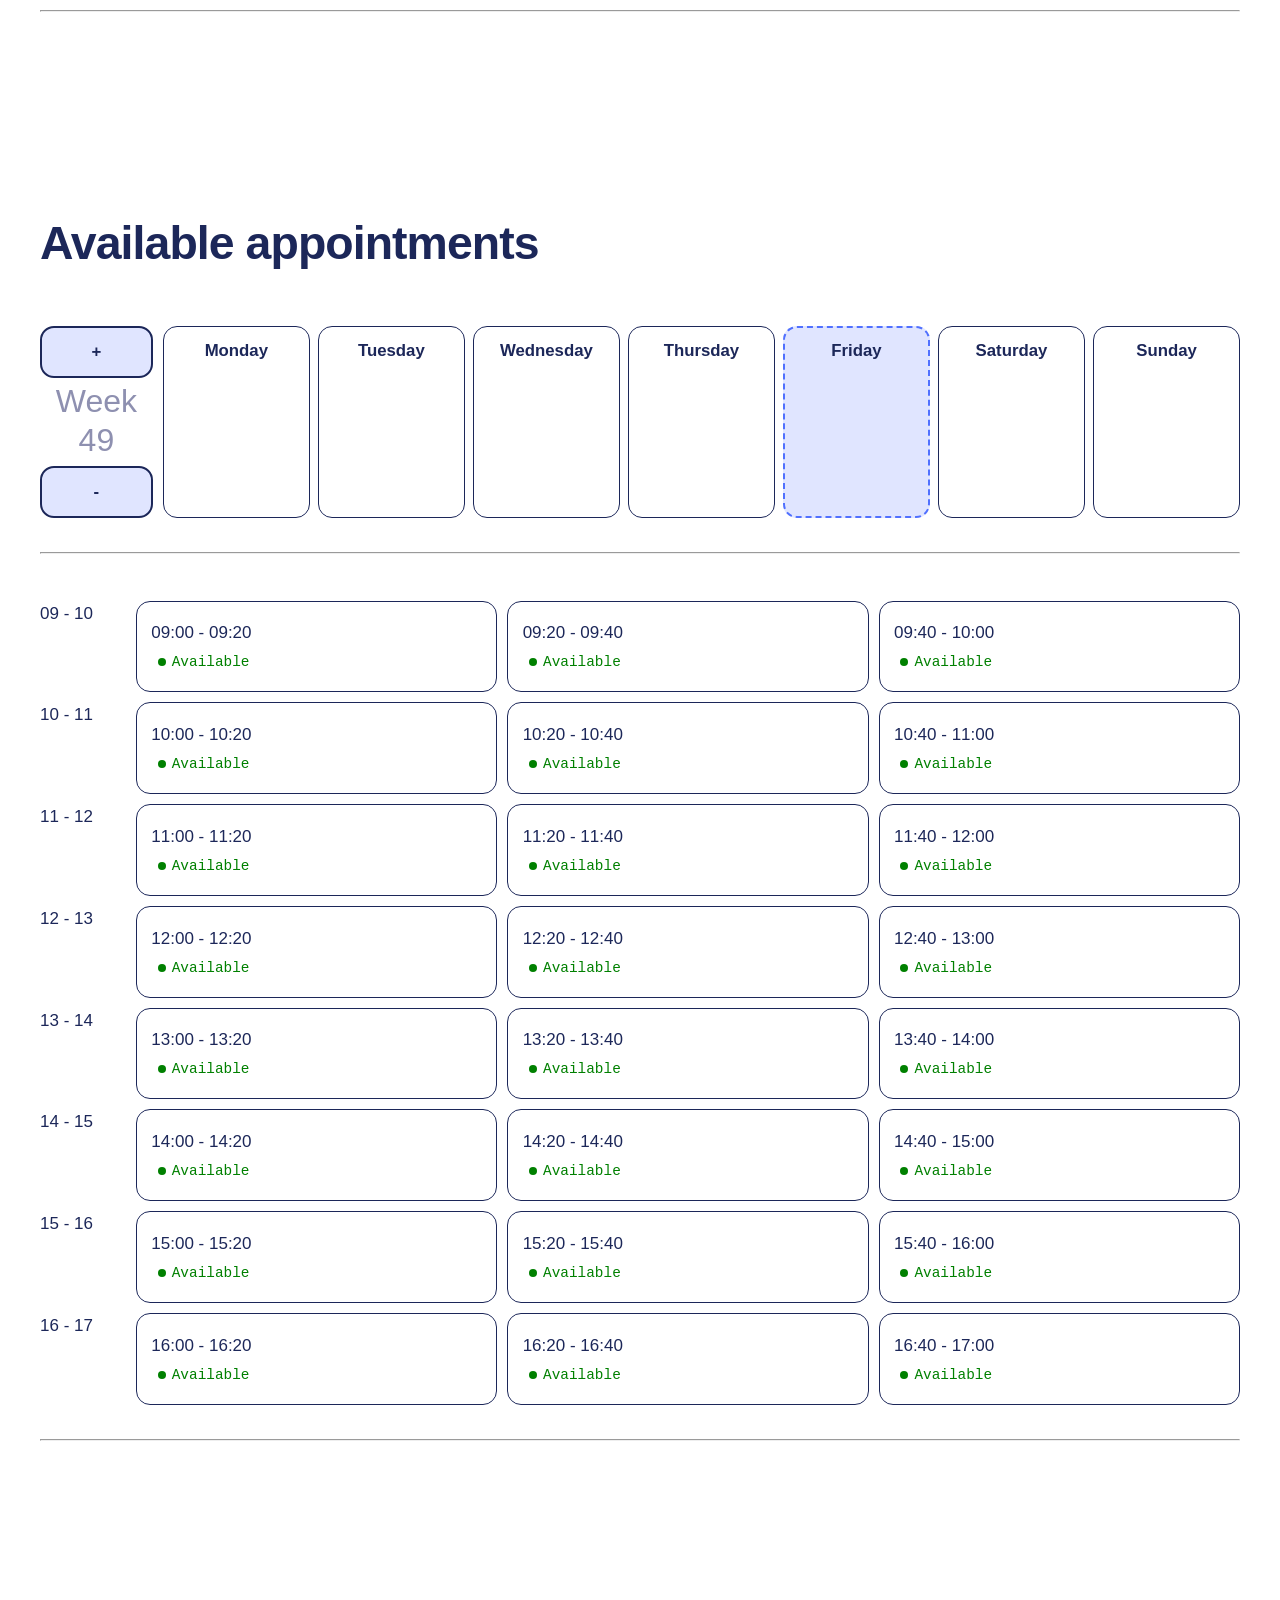
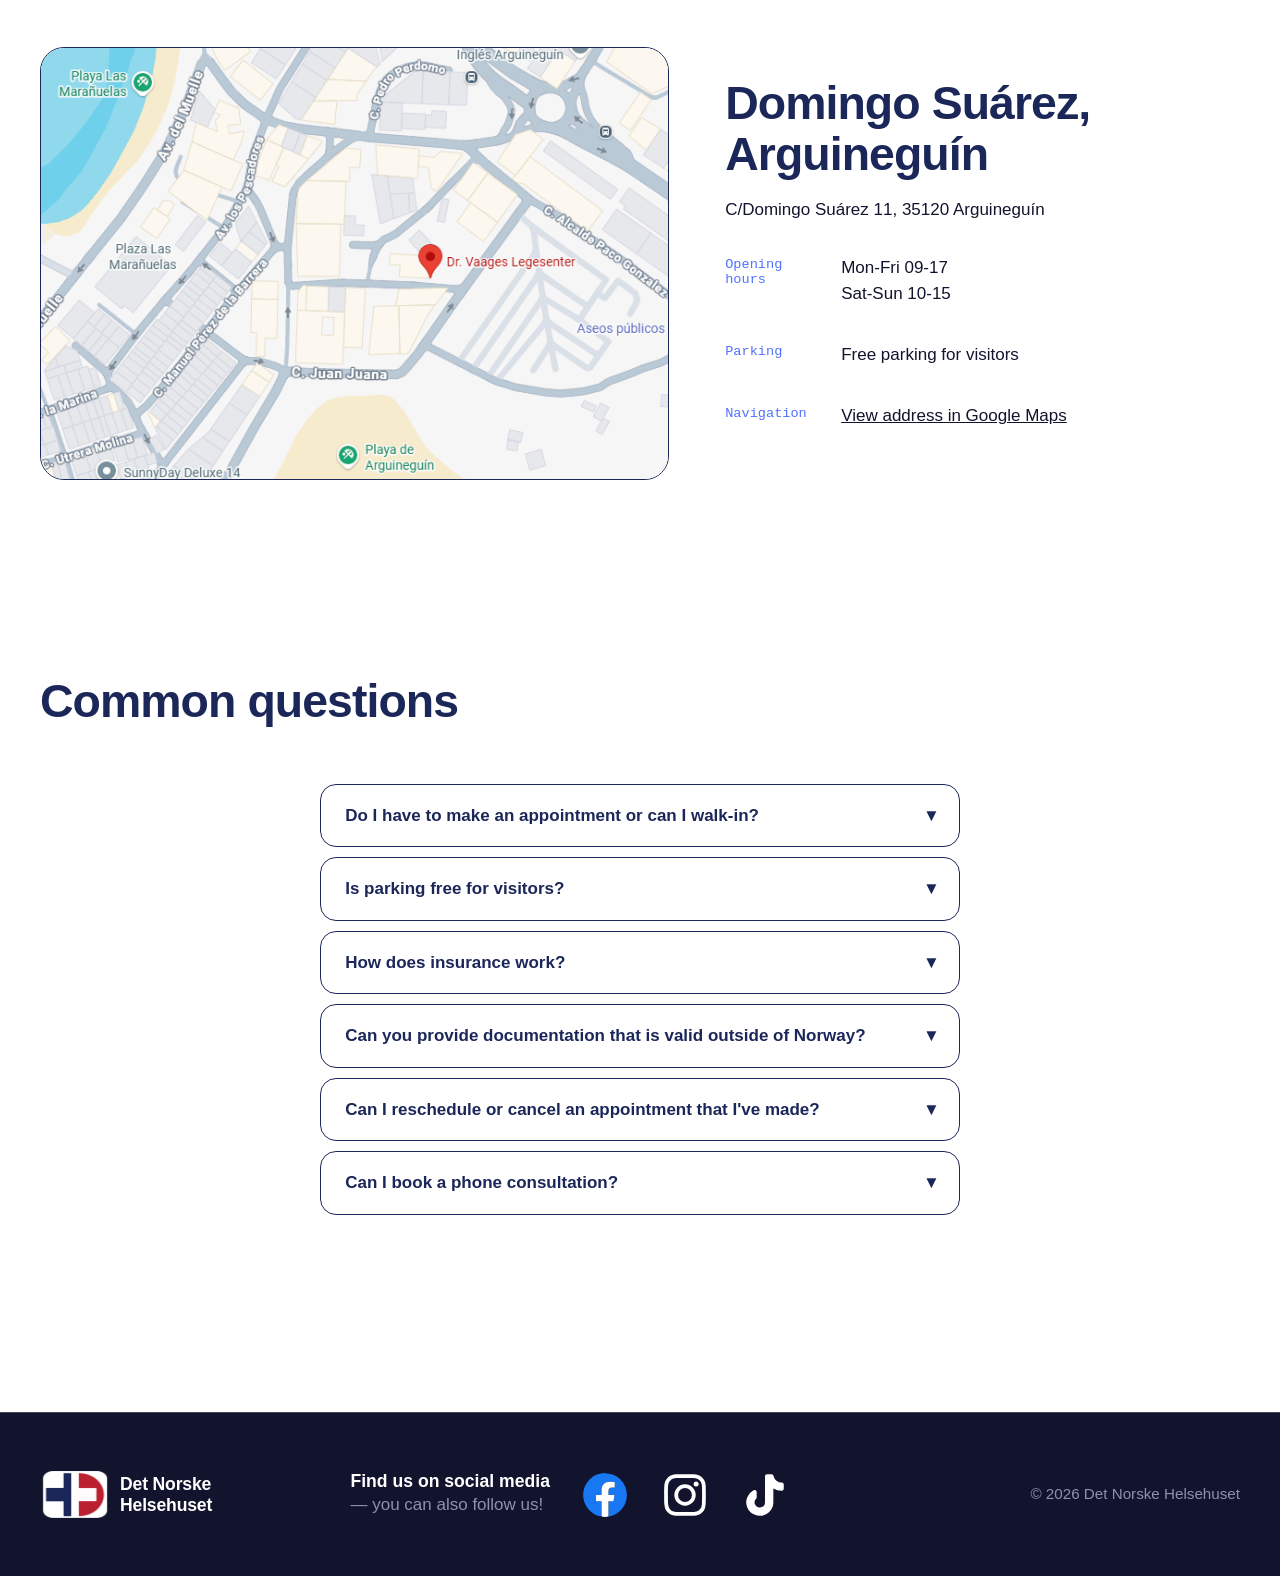
<file: en/index.html>
<!doctype html>
<html lang="en">
<head>
    <title>Det Norske Helsehuset — Doctor's office in Arguineguín</title>
    <meta charset="utf-8">
    <link rel="canonical" href="https://www.helsehuset.es/">
    <meta name="viewport" content="width=device-width, initial-scale=1">
    <meta name="description" content="Medical services in Arguineguín — experienced doctors with broad expertise.
        We have precise diagnostics and good medical and aesthetic treatments.">
    <meta name="google" content="notranslate">
    <meta name="twitter:card" content="summary_large_image">
    <meta name="twitter:title" content="Det Norske Helsehuset — Doctor's office in Arguineguín">
    <meta name="twitter:description" content="Medical services in Arguineguín — experienced doctors with broad expertise.
        We have precise diagnostics and good medical and aesthetic treatments.">
    <meta property="og:url" content="https://www.helsehuset.es/">
    <meta property="og:site_name" content="Det Norske Helsehuset"
    <meta property="og:title" content="Det Norske Helsehuset — Doctor's office in Arguineguín">
    <meta property="og:type" content="website">
    <meta property="og:description" content="Medical services in Arguineguín">
    <meta property="og:image" content="https://www.helsehuset.es/images/icon-logo-web.png">
    <meta property="og:locale" content="en_US">
    <meta name="theme-color" content="#1C2759">
    <link rel="icon" href="../images/icon-logo-web.png">
    <link rel="stylesheet" href="../style.css">
    <link rel="apple-touch-icon" href="../images/apple-touch-icon.png">
    <link rel="icon" type="image/png" sizes="32x32" href="../images/favicon-32x32.png">
    <!-- <link rel="manifest" href="../site.webmanifest"> -->
    <script src="../script.js" defer></script>
    <script type="application/ld+json">
        {
            "@context": "https://schema.org",
            "@type": "MedicalEntity",
            "name": "Det Norske Helsehuset",
            "url": "https://www.helsehuset.es/"
        }
    </script>
</head>
<body>
    <div class="main-background"></div>
    <header class="nav">
        <div class="nav-in">
            <div class="wrap nav-in">
                <a class="logo" onclick="countdown_reset();">
                    <img src="../images/icon-logo-web.png" alt="The logo image of Det Norske Helsehuset">
                    <span id="kontorNavn">Det Norske Helsehuset</span>
                </a>
                <nav class="menu">
                    <a class="mobile-remove" href="#tjenester">Services</a>
                    <a class="mobile-remove" href="#om-oss">About us</a>
                    <a class="mobile-remove" href="#finn-oss">Find us</a>
                    <a class="mobile-remove" href="#spørsmål">Questions</a>
                    <a class="mobile-remove btn btn-sm" href="#tjenester" onclick="countdown_reset();">Booking</a>
                    <a id="kontakt" data-action="#k-skjema" onclick="kontaktSkjema()">Contact us</a>
                    <div id="mobile-kontakt-language">
                        <a id="mobile-kontakt" data-action="#k-skjema" onclick="kontaktSkjema()">Contact us</a>
                        <div id="mobile-language">
                            <a class="inactive-language" href="../no/" onclick="selectLanguage()">NO</a>
                            <a class="active-language" href="../en/" onclick="selectLanguage()">EN</a>
                        </div>
                    </div>
                </nav>
            </div>
            <div id="desktop-language">
                <a class="inactive-language" href="../no/" onclick="selectLanguage()">NO</a>
                <a class="active-language" href="../en/" onclick="selectLanguage()">EN</a>
            </div>
        </div>
    </header>
    <main id="main">
        <section class="hero">
            <div class="grid-bg"></div>
            <div class="wrap hero-in">
                <div class="hero-copy" id="start">
                    <p class="chips">
                        <span class="chip1">
                            Open 09-17 (10-15)
                        </span>
                        <span class="chip2">
                            Telephone +34 92 898 8030
                        </span>
                    </p>
                    <h1 id="heading">Your health <br>in <span class="grad">focus.</span></h1>
                    <p class="lead">Your doctor's office in Arguineguín. Experienced doctors with broad expertise have your health in focus ─ 7 days a week.</p>
                    <div class="actioncall-row">
                        <a class="btn" id="btn-se" href="#tjenester">See services</a>
                        <a class="btn btn-dark" href="#kalender" onclick="countdown_reset();">See availability</a>
                    </div>
                </div>
                <img id="medical-symbol" src="../images/medical-symbol.svg" alt="Medical symbol: Asclepius" width="600" height="600">
            </div>
        </section>
        <section class="om-oss wrap" id="om-oss">
            <div class="section-head row">
                <div><h2>Our team</h2></div>
            </div>
            <ul class="ansatte-grid">
                <li class="ansatte">
                    <img src="../images/profil-bilde.svg" alt="Portrait of Lege Kjell Vaage" width="200" height="200" loading="lazy">
                    <div class="ansatte-info"><h3>Dr. Kjell Vaage</h3>
                        <p>Founder – general practitioner</p>
                        <p class="talk">Kjell was educated in Germany. He was the owner of and directed Greveløkka Medisinske Senter, established Legegruppen
                            Danmarksplass (w/ ca. 30,000 consultations pr. year). He established Pondusklinikken (overweight clinic), was Medical founder
                            and board member at World Medical Card (2003-2012), and established this company in Gran Canaria (2007).
                        </p>
                    </div>
                </li>
                <li class="ansatte">
                    <img src="../images/profil-bilde.svg" alt="Portrait of Lege Ivan Jovovic" width="200" height="200" loading="lazy">
                    <div class="ansatte-info"><h3>Dr. Ivan Jovovic</h3>
                        <p>Specialist in general medicine and community medicine</p>
                        <p class="talk">Ivan has 22 years of experience from working as a GP, in the ER, and at hospitals (internal medicine/geriatrics; experience from
                            radiology, anesthesiology, and emergency medicine). Shifts at Sørlandet hospital and Sirdal municipality. Stavanger ER (3 years). Experience from Aker and
                            Namsos hospital. Chief Municipal Medical Officer in Sirdal. Supervisor LIS1/ALIS, and former university lecturer at University of Bergen (2013-2019).
                        </p>
                    </div>
                </li>
                <li class="ansatte">
                    <img src="../images/profil-bilde.svg" alt="Portrait of Lege Jon Vangdal Aamaas" width="200" height="200" loading="lazy">
                    <div class="ansatte-info"><h3>Dr. Jon Vangdal Aamaas</h3>
                        <p>Specialist in general medicine and community medicine</p>
                        <p class="talk">Jon was educated at University of Bergen (1999–2006). He has broad experience from general medicine and ER, nursing home medicine,
                            geriatric psychiatry and private health service. He has over 20 years of combined experience as GP in the Bergen area, Chief Municipal Medical Officer and
                            senior medical consultant at NKS Olaviken with specialized expertise in cognitive examination and dementia treatment.
                        </p>
                    </div>
                </li>
                <li class="ansatte">
                    <img src="../images/profil-bilde.svg" alt="Portrait of Professor Glenn Haugeberg" width="200" height="200" loading="lazy">
                    <div class="ansatte-info"><h3>Professor Glenn Haugeberg</h3>
                        <p>Specialist in rheumatology</p>
                        <p class="talk">Glenn er utdannet i Hamburg, med doktorgrad i Tyskland (1990) og Norge (2003), og er en av Norges mest publiserte
                            revmatologer. Han jobbet i klinikk på Sørlandet (tidl. seksjonsleder), Martina Hansens, St. Olavs og Diakonhjemmet. Han er
                            tidligere professor ved NTNU; gjesteforsker i USA, England og Polen.
                        </p>
                    </div>
                </li>
                <li class="ansatte">
                    <img src="../images/profil-bilde.svg" alt="Portrait of Hjertespesialist Egil Vaage" width="200" height="200" loading="lazy">
                    <div class="ansatte-info"><h3>Heart specialist Egil Vaage</h3>
                        <p>Cardiologist</p>
                        <p class="talk">Egil har bakgrunn fra SUS (medisinsk/kardiologisk) og hospitering ved Sahlgrenska. Han er grunnlegger og
                            tidligere leder av Stavanger Hjertesenter AS (1993–2021). ESC-engasjement; foredrag nasjonalt og internasjonalt. Han er
                            forfatter av pasienthefter; undervisning for sykepleierutdanningen.
                        </p>
                    </div>
                </li>
                <li class="ansatte">
                    <img src="../images/profil-bilde.svg" alt="Fysio- og manuellterapeut Morten Skjesol" width="200" height="200" loading="lazy">
                    <div class="ansatte-info"><h3>Physio- and manual therapist Morten Skjesol</h3>
                        <p>Physio- and manual therapist</p>
                        <p class="talk">Morten er en av Norges mest erfarne manuellterapeuter og idrettsfysioterapeuter. Han har 30+ år i privat praksis
                            og arbeidet for flere norske landslag. Videreutdanning i manuellterapi, idrettsmedisin, injeksjoner og akupunktur. Han er
                            gründer av ANT HMS & Bedriftshelse AS (m/ ca. 15,000 medlemmer).
                        </p>
                    </div>
                </li>
                <li class="ansatte">
                    <img src="../images/profil-bilde.svg" alt="Portrait of Administrasjon Cila Jovovic" width="200" height="200" loading="lazy">
                    <div class="ansatte-info"><h3>Administration Cila Jovovic</h3>
                        <p>Administration</p>
                        <p class="talk">
                            Cila works with administration.
                        </p>
                    </div>
                </li>
            </ul>
        </section>
        <section class="tjenester wrap" id="tjenester">
            <div class="section-head center">
                <h2>Select a medical service</h2>
                <p class="section-sub">Unsure? — <a href="tel:+34928988030">Call us</a> or write via <a href="mailto:post@vaage.as">e-mail</a>, <a data-action="#k-skjema" onclick="kontaktSkjema()">contact form</a></p>
            </div>
            <p class="arrow left" onclick="scrollTjenester('left')">&#8249;</p>
            <hr><br>
            <div class="ts-grid">
                <article class="ts">
                    <h3>Consultation</h3>
                    <p class="ts-pris">20 EUR</p>
                    <ul>
                        <li>20 minutes included</li>
                        <li>Medical certificate</li>
                        <li>Prescription</li>
                        <li>Referral</li>
                    </ul>
                    <a class="btn velg-btn" onclick="selectTjeneste(this);" href="#kalender">Select</a>
                </article>
                <article class="ts">
                    <h3>Laboratory</h3>
                    <p class="ts-pris">35 EUR</p>
                    <ul>
                        <li>Stoffskifte</li>
                        <li>Kolesterol</li>
                        <li>Elektrolytter</li>
                        <li>Hjertemarkører</li>
                        <li>Blodstatus</li>
                    </ul>
                    <a class="btn velg-btn" onclick="selectTjeneste(this);" href="#kalender">Select</a>
                </article>
                <article class="ts">
                    <h3>Health check</h3>
                    <p class="ts-pris">75 EUR</p>
                    <ul>
                        <li>Blood pressure</li>
                        <li>Weight, height, BMI</li>
                        <li>Clinical examination</li>
                        <li>ECG (1st time examination)</li>
                    </ul>
                    <a class="btn velg-btn" onclick="selectTjeneste(this);" href="#kalender">Select</a>
                </article>
                <article class="ts">
                    <h3>Ultra sound</h3>
                    <p class="ts-pris">35 EUR</p>
                    <ul>
                        <li>Precise diagnostics</li>
                        <li>Organs</li>
                        <li>Blood vessel calcification</li>
                        <li>Muscles and joints</li>
                    </ul>
                    <a class="btn velg-btn" onclick="selectTjeneste(this);" href="#kalender">Select</a>
                </article>
                <article class="ts">
                    <h3>Overweight clinic</h3>
                    <p class="ts-pris">35 EUR</p>
                    <ul>
                        <li>Body analysis (InBody 720)</li>
                        <li>Modern medicine-based treatment</li>
                        <li>Typically 10-12 kg down in 8-20 weeks</li>
                        <li>Guidance in low-glycemic diet and lifestyle</li>
                    </ul>
                    <a class="btn velg-btn" onclick="selectTjeneste(this);" href="#kalender">Select</a>
                </article>
                <article class="ts">
                    <h3>Skin screening</h3>
                    <p class="ts-pris">15 EUR</p>
                    <ul>
                        <li>Mole check-up (Screen Cancer)</li>
                        <li>Assessed by Norwegian dermatologists</li>
                    </ul>
                    <a class="btn velg-btn" onclick="selectTjeneste(this);" href="#kalender">Select</a>
                </article>
                <article class="ts">
                    <h3>Cognitive examination</h3>
                    <p class="ts-pris">75 EUR</p>
                    <ul>
                        <li>MMSE/MMS</li>
                        <li>MoCA</li>
                        <li>Klokketest</li>
                        <li>Trail Making A/B</li>
                        <li>CERAD</li>
                        <li>Boston Naming</li>
                    </ul>
                    <a class="btn velg-btn" onclick="selectTjeneste(this);" href="#kalender">Select</a>
                </article>
                <article class="ts">
                    <h3>Vaccination</h3>
                    <p class="ts-pris">15 EUR</p>
                    <ul>
                        <li>Common flu</li>
                        <li>Pneumococcus</li>
                        <li>Shingles</li>
                        <li>Hepatitis A and B</li>
                        <li>Boostrix Polio</li>
                        <li>Documented in journal</li>
                    </ul>
                    <a class="btn velg-btn" onclick="selectTjeneste(this);" href="#kalender">Select</a>
                </article>
                <article class="ts">
                    <h3>PRP-treatment</h3>
                    <p class="ts-pris">75 EUR</p>
                    <ul>
                        <li>Natural treatment</li>
                        <li>Own growth-factors for joints, tendons, skin and hair</li>
                    </ul>
                    <a class="btn velg-btn" onclick="selectTjeneste(this);" href="#kalender">Select</a>
                </article>
                <article class="ts">
                    <h3>Botulinum-treatment</h3>
                    <p class="ts-pris">75 EUR</p>
                    <ul>
                        <li>Medical and aesthetic use</li>
                        <li>Migraine</li>
                        <li>Muscle tension</li>
                        <li>Hyperhidrosis</li>
                        <li>Mimic line removal</li>
                    </ul>
                    <a class="btn velg-btn" onclick="selectTjeneste(this);" href="#kalender">Select</a>
                </article>
                <article class="ts">
                    <h3>Health certificate</h3>
                    <p class="ts-pris">75 EUR</p>
                    <ul>
                        <li>Sailor certificate</li>
                        <li>Offshore/Petroleum</li>
                        <li>Driving license certificate (gruppe 1-3)</li>
                        <li>Diver certificate</li>
                        <li>Work- and sports certificates</li>
                    </ul>
                    <a class="btn velg-btn" onclick="selectTjeneste(this);" href="#kalender">Select</a>
                </article>
                <article class="ts">
                    <h3>Home visit</h3>
                    <p class="ts-pris">50 EUR</p>
                    <ul>
                        <li>Doctor's visit at home/hotel</li>
                        <li>Cooperation with home nursing care when needed</li>
                    </ul>
                    <a class="btn velg-btn" onclick="selectTjeneste(this);" href="#kalender">Select</a>
                </article>
            </div>
            <br><hr>
            <p class="arrow right" onclick="scrollTjenester('right')">&#8250;</p>
        </section>
        <section class="kalender" id="kalender">
            <div class="registrering" hidden>
                <h2 id="r_title">Placeholder</h2>
                <input type="text" id="name" name="name" placeholder="First and last name" required>
                <input type="tel" id="phone" name="phone" placeholder="Phone (incl. country code)" required>
                <textarea id="description" placeholder="A short description (max. 150 characters)" maxlength="150"></textarea>
                <button type="button" id="send" data-action="#t-sendt" onclick="send(this)">Send in</button>
            </div>
            <div class="wrap">
                <div class="section-head row">
                    <div>
                        <h2 id="kalender-title">Available appointments</h2>
                        <h2 id="no-category" hidden>— select a <a href="#tjenester">medical service</a></h2>
                        <h2 id="category" hidden></h2>
                    </div>
                </div>
                <div class="week-days">
                    <div class="week-day-list" hidden>
                        <div class="stepper">
                            <button class="week-edit-up" onclick="change(1)"><strong>+</strong></button>
                            <button id="week-display"></button>
                            <button class="week-edit-down" onclick="change(-1)"><strong>-</strong></button>
                        </div>
                        <div class="mobile-days">
                            <button type="button" class="week-btn" data-num="0" data-selected="false"><strong>Monday</strong></button>
                            <button type="button" class="week-btn" data-num="1" data-selected="false"><strong>Tuesday</strong></button>
                            <button type="button" class="week-btn" data-num="2" data-selected="false"><strong>Wednesday</strong></button>
                            <button type="button" class="week-btn" data-num="3" data-selected="false"><strong>Thursday</strong></button>
                            <button type="button" class="week-btn" data-num="4" data-selected="false"><strong>Friday</strong></button>
                            <button type="button" class="week-btn" data-num="5" data-selected="false"><strong>Saturday</strong></button>
                            <button type="button" class="week-btn" data-num="6" data-selected="false"><strong>Sunday</strong></button>
                        </div>
                    </div>
                    <br>
                    <hr>
                    <div class="weekDayPanel"></div>
                    <template id="weekDayPanel-template">
                        <div class="weekDayPanel">
                            <ol class="timer">
                                <li class="time">
                                    <span class="tid-ved-kalender">09 - 10</span>
                                    <div class="sessions">
                                        <div class="session" data-action="#t-skjema" onclick="selectTime(this)">
                                            <span class="tid-ved-kalender">09:00 - 09:20</span>
                                            <span class="tm tm-ledig">Available</span>
                                        </div>
                                        <div class="session" data-action="#t-skjema" onclick="selectTime(this)">
                                            <span class="tid-ved-kalender">09:20 - 09:40</span>
                                            <span class="tm tm-ledig">Available</span>
                                        </div>
                                        <div class="session" data-action="#t-skjema" onclick="selectTime(this)">
                                            <span class="tid-ved-kalender">09:40 - 10:00</span>
                                            <span class="tm tm-ledig">Available</span>
                                        </div>
                                    </div>
                                </li>
                                <li class="time">
                                    <span class="tid-ved-kalender">10 - 11</span>
                                    <div class="sessions">
                                        <div class="session" data-action="#t-skjema" onclick="selectTime(this)">
                                            <span class="tid-ved-kalender">10:00 - 10:20</span>
                                            <span class="tm tm-ledig">Available</span>
                                        </div>
                                        <div class="session" data-action="#t-skjema" onclick="selectTime(this)">
                                            <span class="tid-ved-kalender">10:20 - 10:40</span>
                                            <span class="tm tm-ledig">Available</span>
                                        </div>
                                        <div class="session" data-action="#t-skjema" onclick="selectTime(this)">
                                            <span class="tid-ved-kalender">10:40 - 11:00</span>
                                            <span class="tm tm-ledig">Available</span>
                                        </div>
                                    </div>
                                </li>
                                <li class="time">
                                    <span class="tid-ved-kalender">11 - 12</span>
                                    <div class="sessions">
                                        <div class="session" data-action="#t-skjema" onclick="selectTime(this)">
                                            <span class="tid-ved-kalender">11:00 - 11:20</span>
                                            <span class="tm tm-ledig">Available</span>
                                        </div>
                                        <div class="session" data-action="#t-skjema" onclick="selectTime(this)">
                                            <span class="tid-ved-kalender">11:20 - 11:40</span>
                                            <span class="tm tm-ledig">Available</span>
                                        </div>
                                        <div class="session" data-action="#t-skjema" onclick="selectTime(this)">
                                            <span class="tid-ved-kalender">11:40 - 12:00</span>
                                            <span class="tm tm-ledig">Available</span>
                                        </div>
                                    </div>
                                </li>
                                <li class="time">
                                    <span class="tid-ved-kalender">12 - 13</span>
                                    <div class="sessions">
                                        <div class="session" data-action="#t-skjema" onclick="selectTime(this)">
                                            <span class="tid-ved-kalender">12:00 - 12:20</span>
                                            <span class="tm tm-ledig">Available</span>
                                        </div>
                                        <div class="session" data-action="#t-skjema" onclick="selectTime(this)">
                                            <span class="tid-ved-kalender">12:20 - 12:40</span>
                                            <span class="tm tm-ledig">Available</span>
                                        </div>
                                        <div class="session" data-action="#t-skjema" onclick="selectTime(this)">
                                            <span class="tid-ved-kalender">12:40 - 13:00</span>
                                            <span class="tm tm-ledig">Available</span>
                                        </div>
                                    </div>
                                </li>
                                <li class="time">
                                    <span class="tid-ved-kalender">13 - 14</span>
                                    <div class="sessions">
                                        <div class="session" data-action="#t-skjema" onclick="selectTime(this)">
                                            <span class="tid-ved-kalender">13:00 - 13:20</span>
                                            <span class="tm tm-ledig">Available</span>
                                        </div>
                                        <div class="session" data-action="#t-skjema" onclick="selectTime(this)">
                                            <span class="tid-ved-kalender">13:20 - 13:40</span>
                                            <span class="tm tm-ledig">Available</span>
                                        </div>
                                        <div class="session" data-action="#t-skjema" onclick="selectTime(this)">
                                            <span class="tid-ved-kalender">13:40 - 14:00</span>
                                            <span class="tm tm-ledig">Available</span>
                                        </div>
                                    </div>
                                </li>
                                <li class="time">
                                    <span class="tid-ved-kalender">14 - 15</span>
                                    <div class="sessions">
                                        <div class="session" data-action="#t-skjema" onclick="selectTime(this)">
                                            <span class="tid-ved-kalender">14:00 - 14:20</span>
                                            <span class="tm tm-ledig">Available</span>
                                        </div>
                                        <div class="session" data-action="#t-skjema" onclick="selectTime(this)">
                                            <span class="tid-ved-kalender">14:20 - 14:40</span>
                                            <span class="tm tm-ledig">Available</span>
                                        </div>
                                        <div class="session" data-action="#t-skjema" onclick="selectTime(this)">
                                            <span class="tid-ved-kalender">14:40 - 15:00</span>
                                            <span class="tm tm-ledig">Available</span>
                                        </div>
                                    </div>
                                </li>
                                <li class="time">
                                    <span class="tid-ved-kalender">15 - 16</span>
                                    <div class="sessions">
                                        <div class="session" data-action="#t-skjema" onclick="selectTime(this)">
                                            <span class="tid-ved-kalender">15:00 - 15:20</span>
                                            <span class="tm tm-ledig">Available</span>
                                        </div>
                                        <div class="session" data-action="#t-skjema" onclick="selectTime(this)">
                                            <span class="tid-ved-kalender">15:20 - 15:40</span>
                                            <span class="tm tm-ledig">Available</span>
                                        </div>
                                        <div class="session" data-action="#t-skjema" onclick="selectTime(this)">
                                            <span class="tid-ved-kalender">15:40 - 16:00</span>
                                            <span class="tm tm-ledig">Available</span>
                                        </div>
                                    </div>
                                </li>
                                <li class="time">
                                    <span class="tid-ved-kalender">16 - 17</span>
                                    <div class="sessions">
                                        <div class="session" data-action="#t-skjema" onclick="selectTime(this)">
                                            <span class="tid-ved-kalender">16:00 - 16:20</span>
                                            <span class="tm tm-ledig">Available</span>
                                        </div>
                                        <div class="session" data-action="#t-skjema" onclick="selectTime(this)">
                                            <span class="tid-ved-kalender">16:20 - 16:40</span>
                                            <span class="tm tm-ledig">Available</span>
                                        </div>
                                        <div class="session" data-action="#t-skjema" onclick="selectTime(this)">
                                            <span class="tid-ved-kalender">16:40 - 17:00</span>
                                            <span class="tm tm-ledig">Available</span>
                                        </div>
                                    </div>
                                </li>
                            </ol>
                        </div>
                    </template>
                </div>
                <br>
                <hr>
            </div>
        </section>
        <section class="finn-oss wrap" id="finn-oss">
            <div class="lokasjon-map">
                <img src="../images/lokasjon-map.png" width="678" height="466" loading="lazy" alt="Illustrated map showing how to find the doctor's office in Arguneguin">
            </div>
            <div class="finn-oss-copy">
                <h2>Domingo Suárez, Arguineguín</h2>
                <address>C/Domingo Suárez 11, 35120 Arguineguín</address>
                <ul class="finn-oss-info">
                    <li><strong>Opening hours</strong><span>Mon-Fri 09-17<br>Sat-Sun 10-15</span></li>
                    <li><strong>Parking</strong><span>Free parking for visitors </span></li>
                    <li><strong>Navigation</strong><span><a href="https://www.google.com/maps/place/C.+Domingo+Su%C3%A1rez,+11,+35120+Arguinegu%C3%ADn,+Las+Palmas,+Spania/" target="_blank">View address in Google Maps</a></span></li>
                </ul>
            </div>
        </section>
        <section class="spørsmål wrap" id="spørsmål">
            <div class="section-head"><h2>Common questions</h2></div>
            <div class="spørsmål-list">
                <details>
                    <summary>Do I have to make an appointment or can I walk-in?<span>▼</span></summary>
                    <p>You don't have to make an appointment, but there could be waiting times without an appointment.</p>
                </details>
                <details>
                    <summary>Is parking free for visitors?<span>▼</span></summary>
                    <p>Yes, parking is free for all our visitors.</p>
                </details>
                <details>
                    <summary>How does insurance work?<span>▼</span></summary>
                    <p>We cooperate with all Norwegian insurance companies, and many Swedish and Danish ones. We help with the necessary documentation and communication with the insurance company or alarm central. When there is a payment guarantee, the treatment can in many cases be handled directly through travel insurance.</p>
                </details>
                <details>
                    <summary>Can you provide documentation that is valid outside of Norway?<span>▼</span></summary>
                    <p>SVAR</p>
                </details>
                <details>
                    <summary>Can I reschedule or cancel an appointment that I've made?<span>▼</span></summary>
                    <p>Yes, please call us at +34 92 898 8030.</p>
                </details>
                <details>
                    <summary>Can I book a phone consultation?<span>▼</span></summary>
                    <p>Yes, and you may do that by booking an appointment as usual, and then calling us at the appointed time instead of coming to the office. You may call us at +34 92 898 8030.</p>
                </details>
            </div>
        </section>
    </main>
    <div id="spørsmål-chat">
        <section id="spørsmål-chat-panel">
            <header class="spørsmål-chat-header">
                <span class="spørsmål-chat-title">Ask a question</span>
                <button id="spørsmål-chat-close" type="button">x</button>
            </header>
            <div id="spørsmål-chat-messages">
                <div class="spørsmål-chat-message bot">Hi! If you have a question, maybe I know the answer.</div>
            </div>
            <form class="spørsmål-chat-form" id="spørsmål-chat-form">
                <input id="spørsmål-chat-input" type="text" placeholder="Write your question..." autocomplete="off">
                <button id="spørsmål-chat-send" type="submit">Send</button>
            </form>
        </section>
        <button id="spørsmål-chat-toggle" type="button">💬</button>
    </div>
    <footer>
        <div class="wrap foot-in">
            <a class="logo" onclick="countdown_reset();">
                <img src="../images/icon-logo-web.png" alt="Det Norske Helsehuset's logo image">
                <span>Det Norske Helsehuset</span>
            </a>
            <nav>
                <div class="sosiale-medier-tekst">
                    <h3>Find us on social media</h3>
                    <span>— you can also follow us!</span>
                </div>
                <div class="sosiale-medier-ikoner">
                    <a href="https://www.facebook.com" target="_blank" rel="noreferrer"><svg width="50px" height="50px" viewBox="0 0 16 16" xmlns="http://www.w3.org/2000/svg" fill="none"><path fill="#1877F2" d="M15 8a7 7 0 00-7-7 7 7 0 00-1.094 13.915v-4.892H5.13V8h1.777V6.458c0-1.754 1.045-2.724 2.644-2.724.766 0 1.567.137 1.567.137v1.723h-.883c-.87 0-1.14.54-1.14 1.093V8h1.941l-.31 2.023H9.094v4.892A7.001 7.001 0 0015 8z"/><path fill="#ffffff" d="M10.725 10.023L11.035 8H9.094V6.687c0-.553.27-1.093 1.14-1.093h.883V3.87s-.801-.137-1.567-.137c-1.6 0-2.644.97-2.644 2.724V8H5.13v2.023h1.777v4.892a7.037 7.037 0 002.188 0v-4.892h1.63z"/></svg></a>
                    <a href="https://www.instagram.com" target="_blank" rel="noreferrer"><svg fill="#ffffff" width="50px" height="50px" viewBox="0 0 24 24" xmlns="http://www.w3.org/2000/svg" data-name="Layer 1"><path d="M17.34,5.46h0a1.2,1.2,0,1,0,1.2,1.2A1.2,1.2,0,0,0,17.34,5.46Zm4.6,2.42a7.59,7.59,0,0,0-.46-2.43,4.94,4.94,0,0,0-1.16-1.77,4.7,4.7,0,0,0-1.77-1.15,7.3,7.3,0,0,0-2.43-.47C15.06,2,14.72,2,12,2s-3.06,0-4.12.06a7.3,7.3,0,0,0-2.43.47A4.78,4.78,0,0,0,3.68,3.68,4.7,4.7,0,0,0,2.53,5.45a7.3,7.3,0,0,0-.47,2.43C2,8.94,2,9.28,2,12s0,3.06.06,4.12a7.3,7.3,0,0,0,.47,2.43,4.7,4.7,0,0,0,1.15,1.77,4.78,4.78,0,0,0,1.77,1.15,7.3,7.3,0,0,0,2.43.47C8.94,22,9.28,22,12,22s3.06,0,4.12-.06a7.3,7.3,0,0,0,2.43-.47,4.7,4.7,0,0,0,1.77-1.15,4.85,4.85,0,0,0,1.16-1.77,7.59,7.59,0,0,0,.46-2.43c0-1.06.06-1.4.06-4.12S22,8.94,21.94,7.88ZM20.14,16a5.61,5.61,0,0,1-.34,1.86,3.06,3.06,0,0,1-.75,1.15,3.19,3.19,0,0,1-1.15.75,5.61,5.61,0,0,1-1.86.34c-1,.05-1.37.06-4,.06s-3,0-4-.06A5.73,5.73,0,0,1,6.1,19.8,3.27,3.27,0,0,1,5,19.05a3,3,0,0,1-.74-1.15A5.54,5.54,0,0,1,3.86,16c0-1-.06-1.37-.06-4s0-3,.06-4A5.54,5.54,0,0,1,4.21,6.1,3,3,0,0,1,5,5,3.14,3.14,0,0,1,6.1,4.2,5.73,5.73,0,0,1,8,3.86c1,0,1.37-.06,4-.06s3,0,4,.06a5.61,5.61,0,0,1,1.86.34A3.06,3.06,0,0,1,19.05,5,3.06,3.06,0,0,1,19.8,6.1,5.61,5.61,0,0,1,20.14,8c.05,1,.06,1.37.06,4S20.19,15,20.14,16ZM12,6.87A5.13,5.13,0,1,0,17.14,12,5.12,5.12,0,0,0,12,6.87Zm0,8.46A3.33,3.33,0,1,1,15.33,12,3.33,3.33,0,0,1,12,15.33Z"/></svg></a>
                    <a href="https://www.tiktok.com" target="_blank" rel="noreferrer"><svg fill="#ffffff" width="50px" height="50px" viewBox="0 0 24 24" id="tiktok" data-name="Flat Color" xmlns="http://www.w3.org/2000/svg" class="icon flat-color"><path id="primary" d="M21,7V9a1,1,0,0,1-1,1,8,8,0,0,1-4-1.08V15.5A6.5,6.5,0,1,1,6.53,9.72a1,1,0,0,1,1.47.9v2.52a.92.92,0,0,1-.28.62,2.49,2.49,0,0,0,2,4.23A2.61,2.61,0,0,0,12,15.35V3a1,1,0,0,1,1-1h2.11a1,1,0,0,1,1,.83A4,4,0,0,0,20,6,1,1,0,0,1,21,7Z" style="fill: rgb(255, 255, 255);"></path></svg></a>
                </div>
            </nav>
            <p>© 2026 Det Norske Helsehuset</p>
        </div>
    </footer>
</body>
</html>
</file>
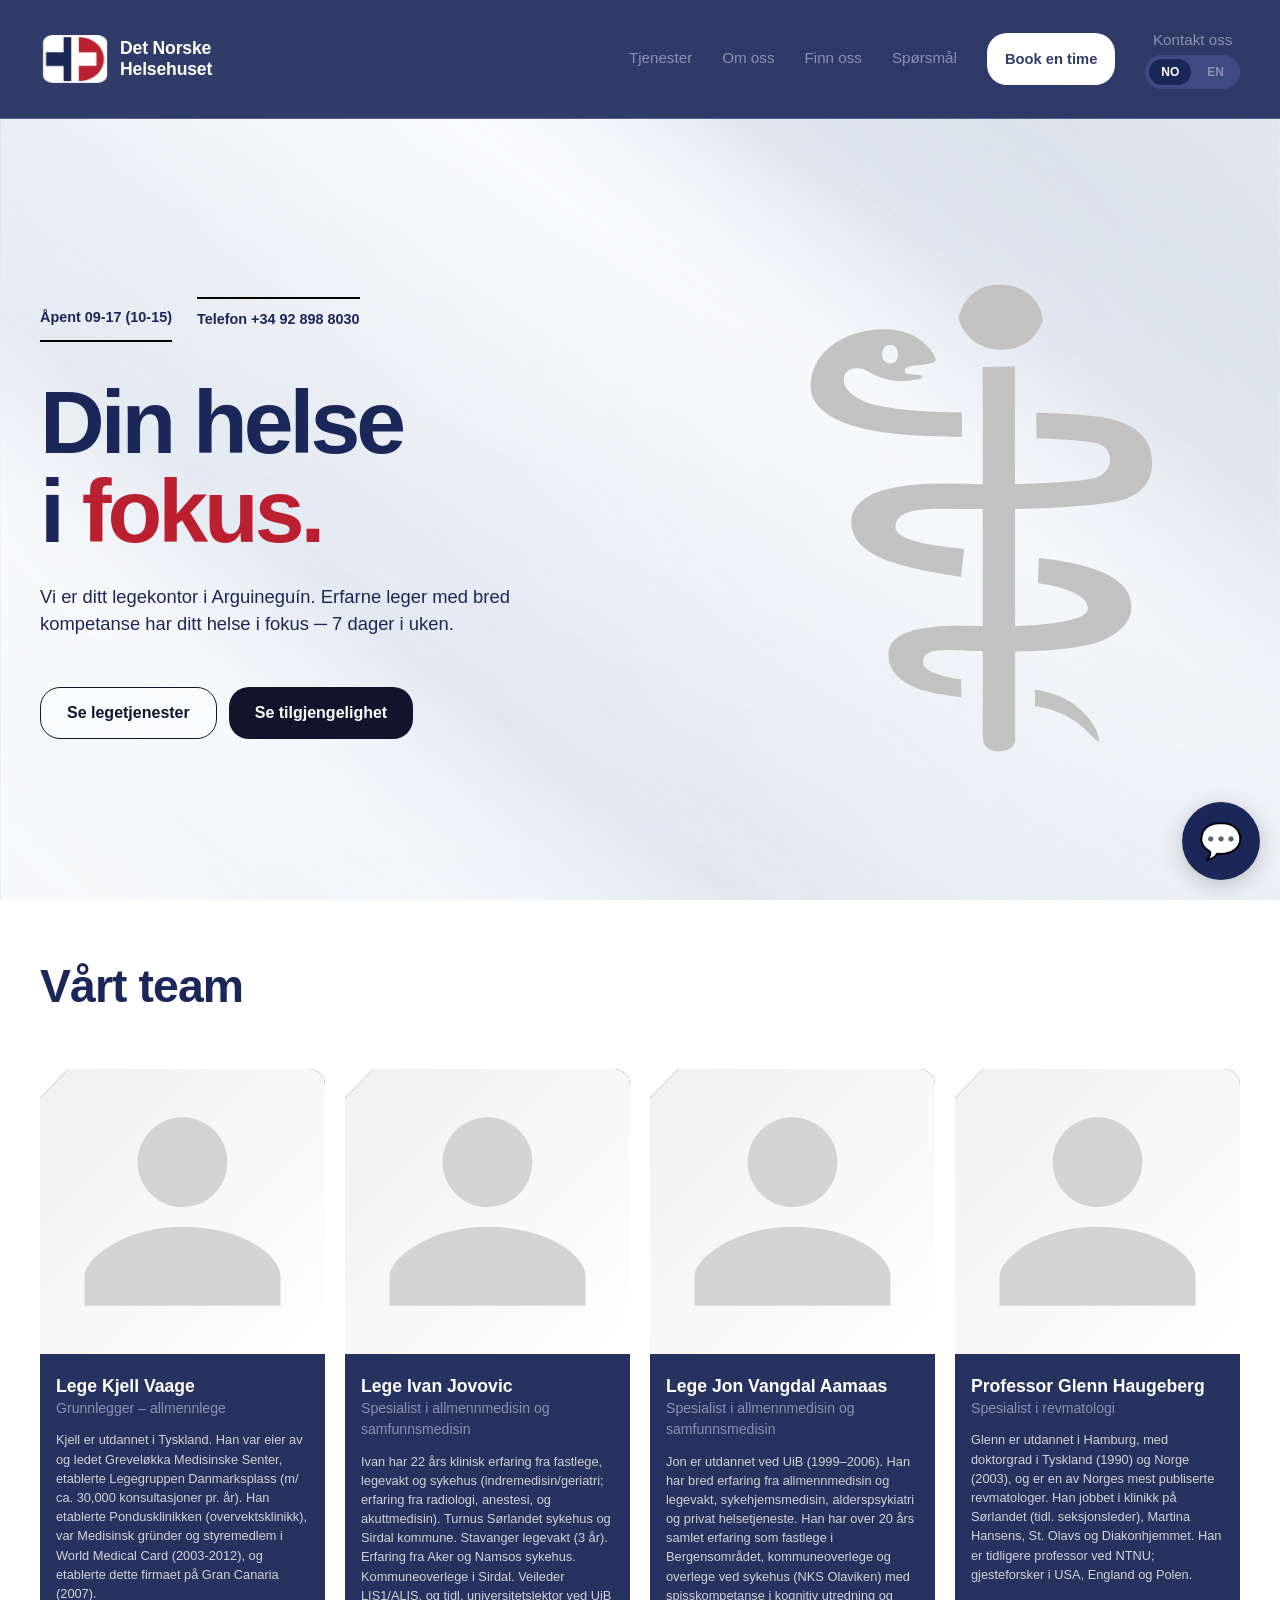
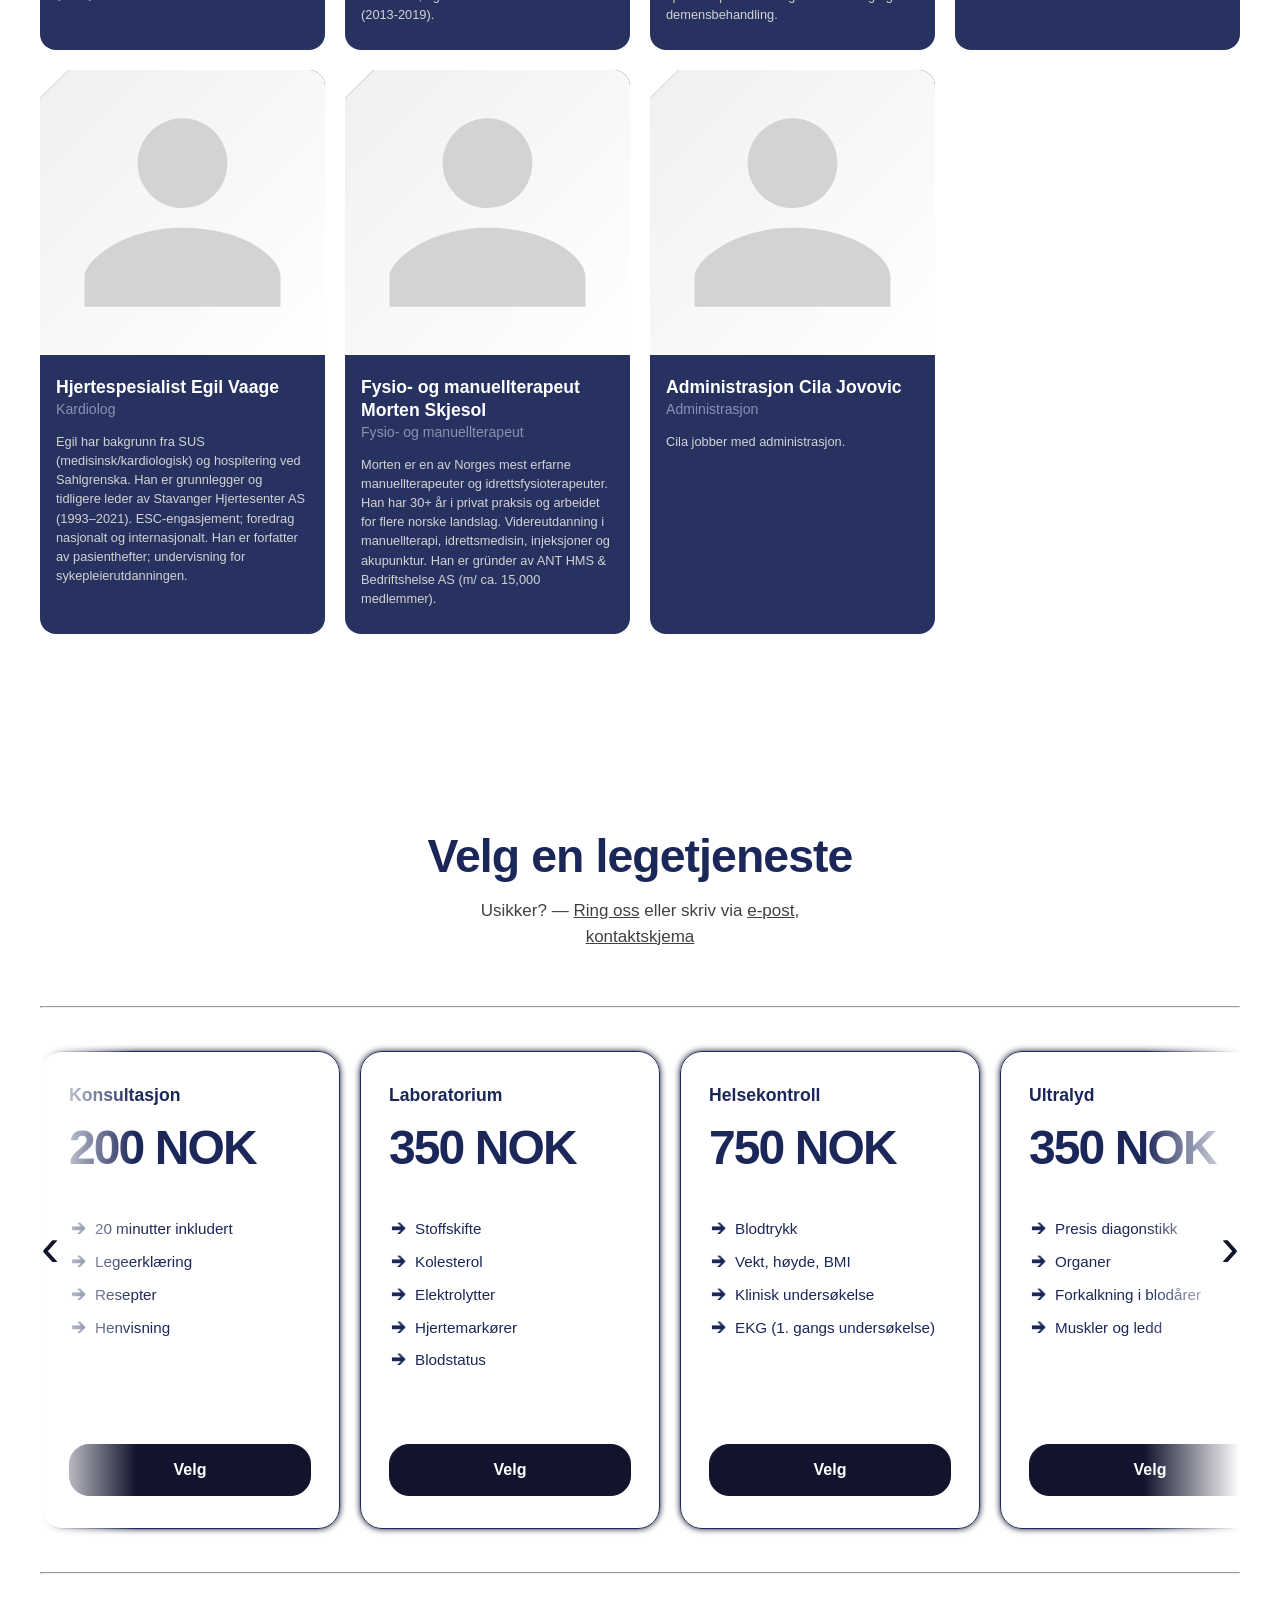
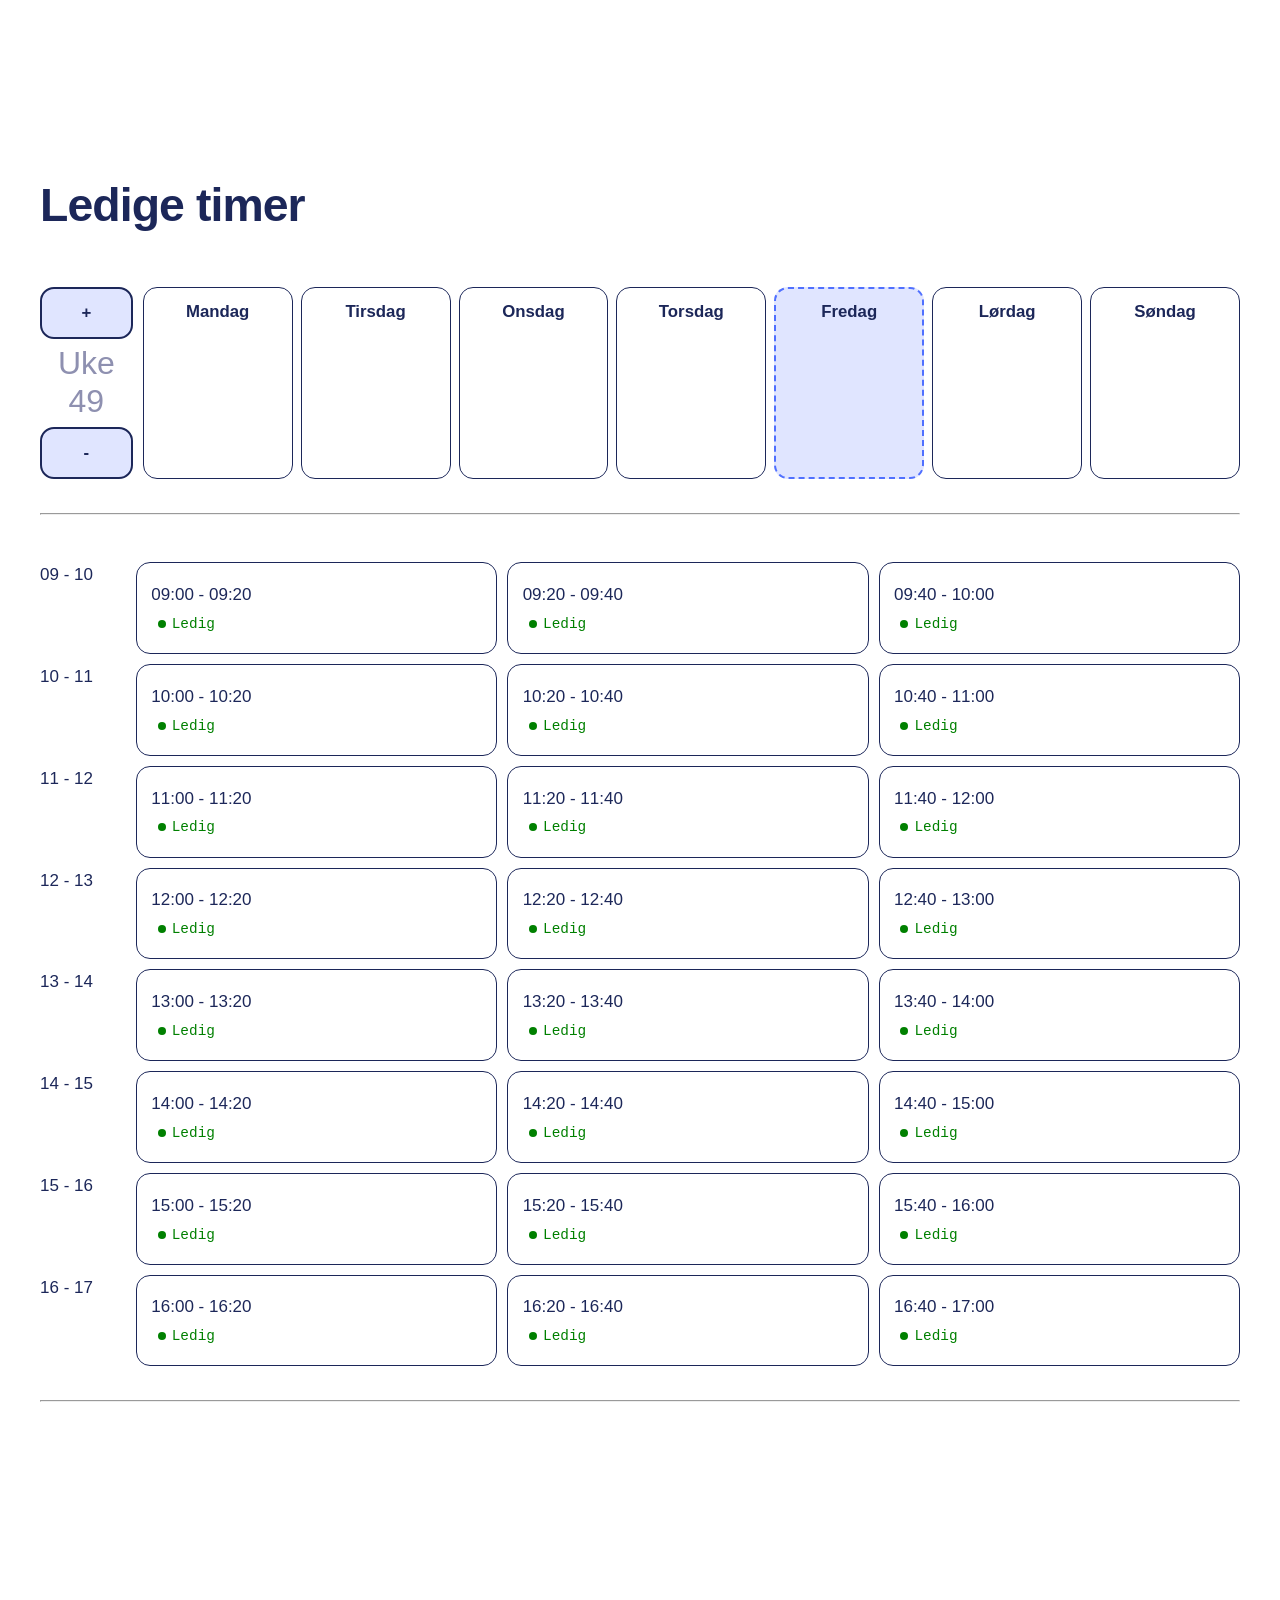
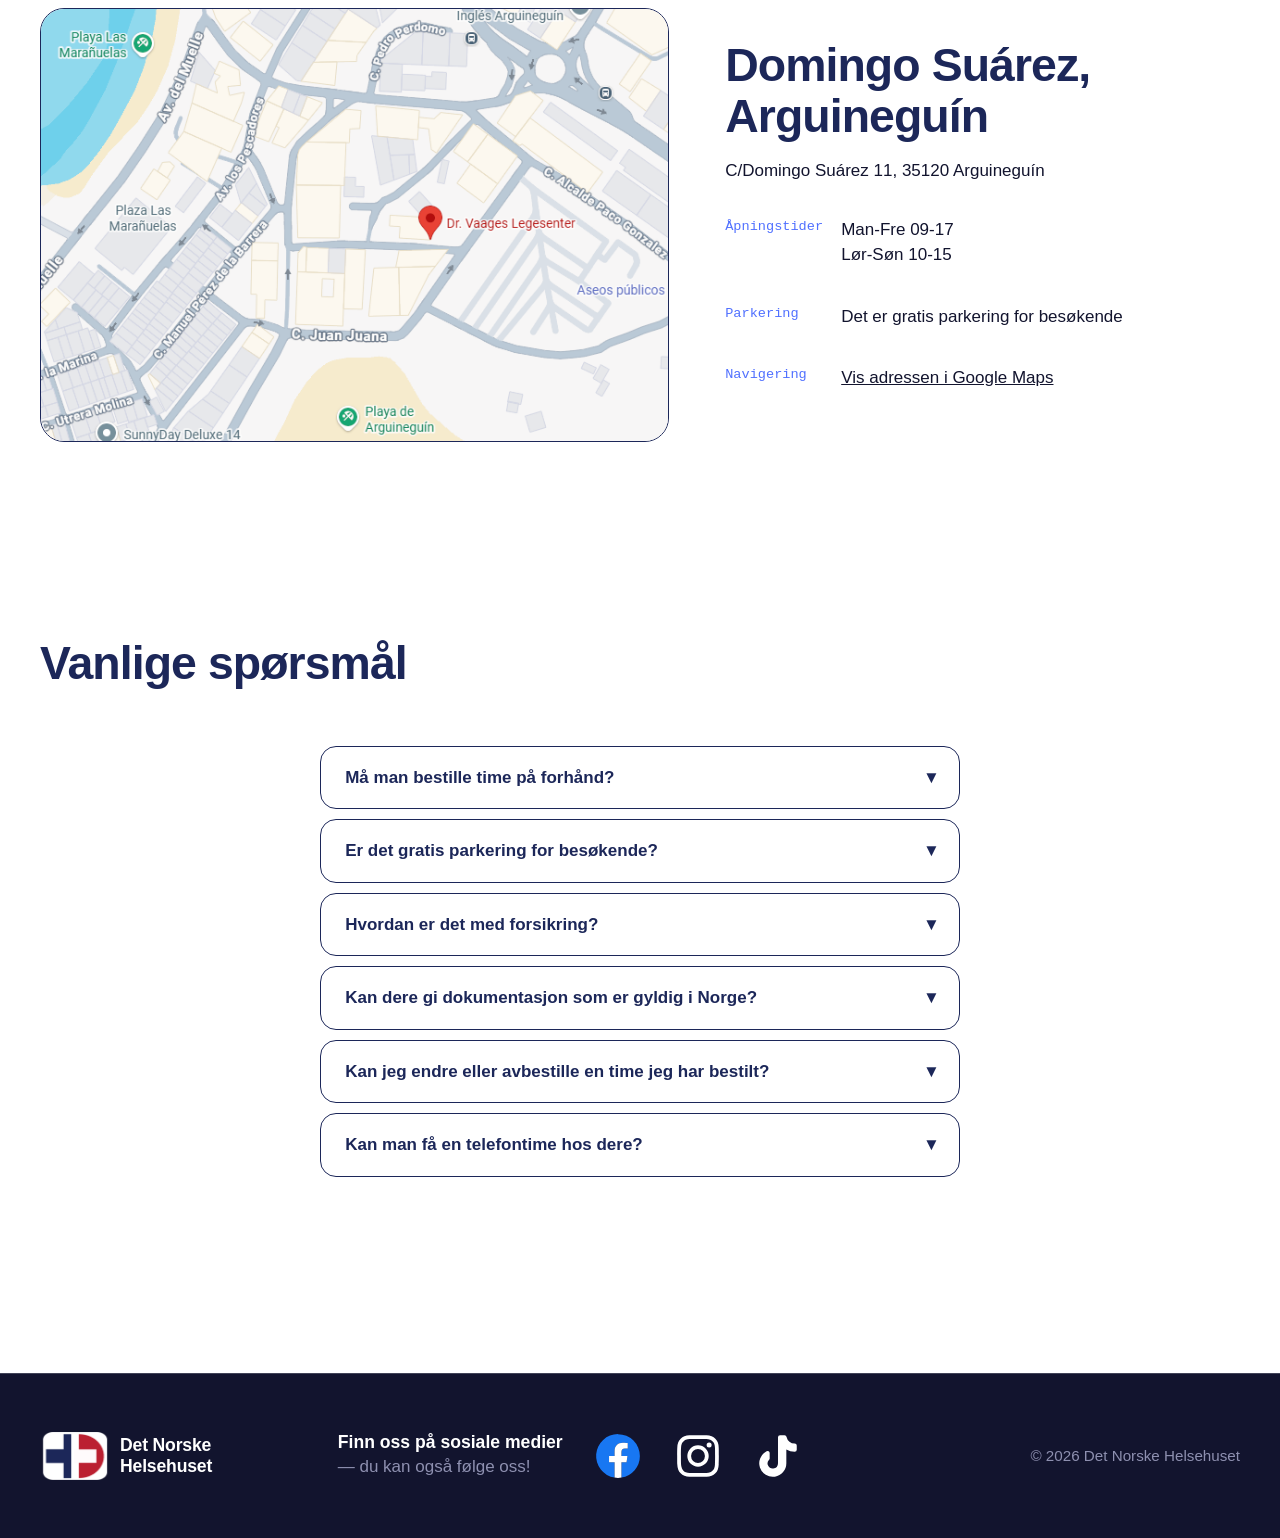
<file: no/index.html>
<!doctype html>
<html lang="no">
<head>
    <title>Det Norske Helsehuset — Legekontor i Arguineguín</title>
    <meta charset="utf-8">
    <link rel="canonical" href="https://www.helsehuset.es/">
    <meta name="viewport" content="width=device-width, initial-scale=1">
    <meta name="description" content="Legetjenester i Arguineguín — erfarne leger med bred ekspertise.
        Vi har presis diagnostikk og gode medisinske og kosmetiske behandlingsmuligheter.">
    <meta name="google" content="notranslate">
    <meta name="twitter:card" content="summary_large_image">
    <meta name="twitter:title" content="Det Norske Helsehuset — Legekontor i Arguineguín">
    <meta name="twitter:description" content="Legetjenester i Arguineguín — erfarne leger med bred ekspertise.
        Vi har presis diagnostikk og gode medisinske og kosmetiske behandlingsmuligheter.">
    <meta property="og:url" content="https://www.helsehuset.es/">
    <meta property="og:site_name" content="Det Norske Helsehuset"
    <meta property="og:title" content="Det Norske Helsehuset — Legekontor i Arguineguín">
    <meta property="og:type" content="website">
    <meta property="og:description" content="Legetjenester i Arguineguín">
    <meta property="og:image" content="https://www.helsehuset.es/images/icon-logo-web.png">
    <meta property="og:locale" content="nb_NO">
    <meta name="theme-color" content="#1C2759">
    <link rel="icon" href="../images/icon-logo-web.png">
    <link rel="stylesheet" href="../style.css">
    <link rel="apple-touch-icon" href="../images/apple-touch-icon.png">
    <link rel="icon" type="image/png" sizes="32x32" href="../images/favicon-32x32.png">
    <!-- <link rel="manifest" href="../site.webmanifest"> -->
    <script src="../script.js" defer></script>
    <script type="application/ld+json">
        {
            "@context": "https://schema.org",
            "@type": "MedicalEntity",
            "name": "Det Norske Helsehuset",
            "url": "https://www.helsehuset.es/"
        }
    </script>
</head>
<body>
    <div class="main-background"></div>
    <header class="nav">
        <div class="nav-in">
            <div class="wrap nav-in">
                <a class="logo" onclick="countdown_reset();">
                    <img src="../images/icon-logo-web.png" alt="The logo image of Det Norske Helsehuset">
                    <span id="kontorNavn">Det Norske Helsehuset</span>
                </a>
                <nav class="menu">
                    <a class="mobile-remove" href="#tjenester">Tjenester</a>
                    <a class="mobile-remove" href="#om-oss">Om oss</a>
                    <a class="mobile-remove" href="#finn-oss">Finn oss</a>
                    <a class="mobile-remove" href="#spørsmål">Spørsmål</a>
                    <a class="mobile-remove btn btn-sm" href="#tjenester" onclick="countdown_reset();">Book en time</a>
                    <a id="kontakt" data-action="#k-skjema" onclick="kontaktSkjema()">Kontakt oss</a>
                    <div id="mobile-kontakt-language">
                        <a id="mobile-kontakt" data-action="#k-skjema" onclick="kontaktSkjema()">Kontakt oss</a>
                        <div id="mobile-language">
                            <a class="active-language" href="../no/" onclick="selectLanguage()">NO</a>
                            <a class="inactive-language" href="../en/" onclick="selectLanguage()">EN</a>
                        </div>
                    </div>
                </nav>
            </div>
            <div id="desktop-language">
                <a class="active-language" href="../no/" onclick="selectLanguage()">NO</a>
                <a class="inactive-language" href="../en/" onclick="selectLanguage()">EN</a>
            </div>
        </div>
    </header>
    <main id="main">
        <section class="hero">
            <div class="grid-bg"></div>
            <div class="wrap hero-in">
                <div class="hero-copy" id="start">
                    <p class="chips">
                        <span class="chip1">
                            Åpent 09-17 (10-15)
                        </span>
                        <span class="chip2">
                            Telefon +34 92 898 8030
                        </span>
                    </p>
                    <h1 id="heading">Din helse <br>i <span class="grad">fokus.</span></h1>
                    <p class="lead">Vi er ditt legekontor i Arguineguín. Erfarne leger med bred kompetanse har ditt helse i fokus ─ 7 dager i uken.</p>
                    <div class="actioncall-row">
                        <a class="btn" id="btn-se" href="#tjenester">Se legetjenester</a>
                        <a class="btn btn-dark" href="#kalender" onclick="countdown_reset();">Se tilgjengelighet</a>
                    </div>
                </div>
                <img id="medical-symbol" src="../images/medical-symbol.svg" alt="Medisinsk symbol: Asklepios" width="600" height="600">
            </div>
        </section>
        <section class="om-oss wrap" id="om-oss">
            <div class="section-head row">
                <div><h2>Vårt team</h2></div>
            </div>
            <ul class="ansatte-grid">
                <li class="ansatte">
                    <img src="../images/profil-bilde.svg" alt="Portrait of Lege Kjell Vaage" width="200" height="200" loading="lazy">
                    <div class="ansatte-info"><h3>Lege Kjell Vaage</h3>
                        <p>Grunnlegger – allmennlege</p>
                        <p class="talk">Kjell er utdannet i Tyskland. Han var eier av og ledet Greveløkka Medisinske Senter, etablerte Legegruppen
                            Danmarksplass (m/ ca. 30,000 konsultasjoner pr. år). Han etablerte Pondusklinikken (overvektsklinikk), var Medisinsk gründer
                            og styremedlem i World Medical Card (2003-2012), og etablerte dette firmaet på Gran Canaria (2007).
                        </p>
                    </div>
                </li>
                <li class="ansatte">
                    <img src="../images/profil-bilde.svg" alt="Portrait of Lege Ivan Jovovic" width="200" height="200" loading="lazy">
                    <div class="ansatte-info"><h3>Lege Ivan Jovovic</h3>
                        <p>Spesialist i allmennmedisin og samfunnsmedisin</p>
                        <p class="talk">Ivan har 22 års klinisk erfaring fra fastlege, legevakt og sykehus (indremedisin/geriatri; erfaring fra
                            radiologi, anestesi, og akuttmedisin). Turnus Sørlandet sykehus og Sirdal kommune. Stavanger legevakt (3 år). Erfaring fra Aker og
                            Namsos sykehus. Kommuneoverlege i Sirdal. Veileder LIS1/ALIS, og tidl. universitetslektor ved UiB (2013-2019).
                        </p>
                    </div>
                </li>
                <li class="ansatte">
                    <img src="../images/profil-bilde.svg" alt="Portrait of Lege Jon Vangdal Aamaas" width="200" height="200" loading="lazy">
                    <div class="ansatte-info"><h3>Lege Jon Vangdal Aamaas</h3>
                        <p>Spesialist i allmennmedisin og samfunnsmedisin</p>
                        <p class="talk">Jon er utdannet ved UiB (1999–2006). Han har bred erfaring fra allmennmedisin og legevakt, sykehjemsmedisin,
                            alderspsykiatri og privat helsetjeneste. Han har over 20 års samlet erfaring som fastlege i Bergensområdet, kommuneoverlege og
                            overlege ved sykehus (NKS Olaviken) med spisskompetanse i kognitiv utredning og demensbehandling.
                        </p>
                    </div>
                </li>
                <li class="ansatte">
                    <img src="../images/profil-bilde.svg" alt="Portrait of Professor Glenn Haugeberg" width="200" height="200" loading="lazy">
                    <div class="ansatte-info"><h3>Professor Glenn Haugeberg</h3>
                        <p>Spesialist i revmatologi</p>
                        <p class="talk">Glenn er utdannet i Hamburg, med doktorgrad i Tyskland (1990) og Norge (2003), og er en av Norges mest publiserte
                            revmatologer. Han jobbet i klinikk på Sørlandet (tidl. seksjonsleder), Martina Hansens, St. Olavs og Diakonhjemmet. Han er
                            tidligere professor ved NTNU; gjesteforsker i USA, England og Polen.
                        </p>
                    </div>
                </li>
                <li class="ansatte">
                    <img src="../images/profil-bilde.svg" alt="Portrait of Hjertespesialist Egil Vaage" width="200" height="200" loading="lazy">
                    <div class="ansatte-info"><h3>Hjertespesialist Egil Vaage</h3>
                        <p>Kardiolog</p>
                        <p class="talk">Egil har bakgrunn fra SUS (medisinsk/kardiologisk) og hospitering ved Sahlgrenska. Han er grunnlegger og
                            tidligere leder av Stavanger Hjertesenter AS (1993–2021). ESC-engasjement; foredrag nasjonalt og internasjonalt. Han er
                            forfatter av pasienthefter; undervisning for sykepleierutdanningen.
                        </p>
                    </div>
                </li>
                <li class="ansatte">
                    <img src="../images/profil-bilde.svg" alt="Fysio- og manuellterapeut Morten Skjesol" width="200" height="200" loading="lazy">
                    <div class="ansatte-info"><h3>Fysio- og manuellterapeut Morten Skjesol</h3>
                        <p>Fysio- og manuellterapeut</p>
                        <p class="talk">Morten er en av Norges mest erfarne manuellterapeuter og idrettsfysioterapeuter. Han har 30+ år i privat praksis
                            og arbeidet for flere norske landslag. Videreutdanning i manuellterapi, idrettsmedisin, injeksjoner og akupunktur. Han er
                            gründer av ANT HMS & Bedriftshelse AS (m/ ca. 15,000 medlemmer).
                        </p>
                    </div>
                </li>
                <li class="ansatte">
                    <img src="../images/profil-bilde.svg" alt="Portrait of Administrasjon Cila Jovovic" width="200" height="200" loading="lazy">
                    <div class="ansatte-info"><h3>Administrasjon Cila Jovovic</h3>
                        <p>Administrasjon</p>
                        <p class="talk">
                            Cila jobber med administrasjon.
                        </p>
                    </div>
                </li>
            </ul>
        </section>
        <section class="tjenester wrap" id="tjenester">
            <div class="section-head center">
                <h2>Velg en legetjeneste</h2>
                <p class="section-sub">Usikker? — <a href="tel:+34928988030">Ring oss</a> eller skriv via <a href="mailto:post@vaage.as">e-post</a>, <a data-action="#k-skjema" onclick="kontaktSkjema()">kontaktskjema</a></p>
            </div>
            <p class="arrow left" onclick="scrollTjenester('left')">&#8249;</p>
            <hr><br>
            <div class="ts-grid">
                <article class="ts">
                    <h3>Konsultasjon</h3>
                    <p class="ts-pris">200 NOK</p>
                    <ul>
                        <li>20 minutter inkludert</li>
                        <li>Legeerklæring</li>
                        <li>Resepter</li>
                        <li>Henvisning</li>
                    </ul>
                    <a class="btn velg-btn" onclick="selectTjeneste(this);" href="#kalender">Velg</a>
                </article>
                <article class="ts">
                    <h3>Laboratorium</h3>
                    <p class="ts-pris">350 NOK</p>
                    <ul>
                        <li>Stoffskifte</li>
                        <li>Kolesterol</li>
                        <li>Elektrolytter</li>
                        <li>Hjertemarkører</li>
                        <li>Blodstatus</li>
                    </ul>
                    <a class="btn velg-btn" onclick="selectTjeneste(this);" href="#kalender">Velg</a>
                </article>
                <article class="ts">
                    <h3>Helsekontroll</h3>
                    <p class="ts-pris">750 NOK</p>
                    <ul>
                        <li>Blodtrykk</li>
                        <li>Vekt, høyde, BMI</li>
                        <li>Klinisk undersøkelse</li>
                        <li>EKG (1. gangs undersøkelse)</li>
                    </ul>
                    <a class="btn velg-btn" onclick="selectTjeneste(this);" href="#kalender">Velg</a>
                </article>
                <article class="ts">
                    <h3>Ultralyd</h3>
                    <p class="ts-pris">350 NOK</p>
                    <ul>
                        <li>Presis diagonstikk</li>
                        <li>Organer</li>
                        <li>Forkalkning i blodårer</li>
                        <li>Muskler og ledd</li>
                    </ul>
                    <a class="btn velg-btn" onclick="selectTjeneste(this);" href="#kalender">Velg</a>
                </article>
                <article class="ts">
                    <h3>Overvektsklinikk</h3>
                    <p class="ts-pris">350 NOK</p>
                    <ul>
                        <li>Kroppsanalyse (InBody 720)</li>
                        <li>Moderne medikamentell behandling</li>
                        <li>Typisk 10-12 kg ned innen 8-20 uker</li>
                        <li>Veiledning i lavglykemisk kost og aktivitet</li>
                    </ul>
                    <a class="btn velg-btn" onclick="selectTjeneste(this);" href="#kalender">Velg</a>
                </article>
                <article class="ts">
                    <h3>Hudscreening</h3>
                    <p class="ts-pris">150 NOK</p>
                    <ul>
                        <li>Kontroll av føflekker (Screen Cancer)</li>
                        <li>Vurdert av norske hudleger</li>
                    </ul>
                    <a class="btn velg-btn" onclick="selectTjeneste(this);" href="#kalender">Velg</a>
                </article>
                <article class="ts">
                    <h3>Kognitiv utredning</h3>
                    <p class="ts-pris">750 NOK</p>
                    <ul>
                        <li>MMSE/MMS</li>
                        <li>MoCA</li>
                        <li>Klokketest</li>
                        <li>Trail Making A/B</li>
                        <li>CERAD</li>
                        <li>Boston Naming</li>
                    </ul>
                    <a class="btn velg-btn" onclick="selectTjeneste(this);" href="#kalender">Velg</a>
                </article>
                <article class="ts">
                    <h3>Vaksiner</h3>
                    <p class="ts-pris">150 NOK</p>
                    <ul>
                        <li>Influensa</li>
                        <li>Pneumokokk</li>
                        <li>Helvetesild</li>
                        <li>Hepatitt A og B</li>
                        <li>Boostrix Polio</li>
                        <li>Dokumenteres i journal</li>
                    </ul>
                    <a class="btn velg-btn" onclick="selectTjeneste(this);" href="#kalender">Velg</a>
                </article>
                <article class="ts">
                    <h3>PRP-behandling</h3>
                    <p class="ts-pris">750 NOK</p>
                    <ul>
                        <li>Naturlig behandling</li>
                        <li>Egne vekstfaktorer for ledd, sener, hud og hår</li>
                    </ul>
                    <a class="btn velg-btn" onclick="selectTjeneste(this);" href="#kalender">Velg</a>
                </article>
                <article class="ts">
                    <h3>Botulinumbehandling</h3>
                    <p class="ts-pris">750 NOK</p>
                    <ul>
                        <li>Medisinsk og estetisk bruk</li>
                        <li>Migrene</li>
                        <li>Muskelspenning</li>
                        <li>Hyperhidrose</li>
                        <li>Utblokking av mimikklinjer</li>
                    </ul>
                    <a class="btn velg-btn" onclick="selectTjeneste(this);" href="#kalender">Velg</a>
                </article>
                <article class="ts">
                    <h3>Helseattester</h3>
                    <p class="ts-pris">750 NOK</p>
                    <ul>
                        <li>Sjømannsattest</li>
                        <li>Offshore/Petroleum</li>
                        <li>Førerkortattest (gruppe 1-3)</li>
                        <li>Dykkerattest</li>
                        <li>Arbeids- og idrettsattester</li>
                    </ul>
                    <a class="btn velg-btn" onclick="selectTjeneste(this);" href="#kalender">Velg</a>
                </article>
                <article class="ts">
                    <h3>Hjemmebesøk</h3>
                    <p class="ts-pris">500 NOK</p>
                    <ul>
                        <li>Legebesøk i hjem/hotell</li>
                        <li>Samarbeid med hjemmesykepleie ved behov</li>
                    </ul>
                    <a class="btn velg-btn" onclick="selectTjeneste(this);" href="#kalender">Velg</a>
                </article>
                <article class="ts">
                    <h3>Norsk Helsenett</h3>
                    <p class="ts-pris">500 NOK</p>
                    <ul>
                        <li>Kryptert samhandling</li>
                        <li>Prøver og rapporter til fastlege eller spesialisthelsetjenste</li>
                    </ul>
                    <a class="btn velg-btn" onclick="selectTjeneste(this);" href="#kalender">Velg</a>
                </article>
            </div>
            <br><hr>
            <p class="arrow right" onclick="scrollTjenester('right')">&#8250;</p>
        </section>
        <section class="kalender" id="kalender">
            <div class="registrering" hidden>
                <h2 id="r_title">Placeholder</h2>
                <input type="text" id="name" name="name" placeholder="Navn og etternavn" required>
                <input type="tel" id="phone" name="phone" placeholder="Telefonnummer (inkl. landskode)" required>
                <textarea id="description" placeholder="En kort beskrivelse (maks. 150 karakterer)" maxlength="150"></textarea>
                <button type="button" id="send" data-action="#t-sendt" onclick="send(this)">Send inn</button>
            </div>
            <div class="wrap">
                <div class="section-head row">
                    <div>
                        <h2 id="kalender-title">Ledige timer</h2>
                        <h2 id="no-category" hidden>— vennligst velg en <a href="#tjenester">legetjeneste</a></h2>
                        <h2 id="category" hidden></h2>
                    </div>
                </div>
                <div class="week-days">
                    <div class="week-day-list" hidden>
                        <div class="stepper">
                            <button class="week-edit-up" onclick="change(1)"><strong>+</strong></button>
                            <button id="week-display"></button>
                            <button class="week-edit-down" onclick="change(-1)"><strong>-</strong></button>
                        </div>
                        <div class="mobile-days">
                            <button type="button" class="week-btn" data-num="0" data-selected="false"><strong>Mandag</strong></button>
                            <button type="button" class="week-btn" data-num="1" data-selected="false"><strong>Tirsdag</strong></button>
                            <button type="button" class="week-btn" data-num="2" data-selected="false"><strong>Onsdag</strong></button>
                            <button type="button" class="week-btn" data-num="3" data-selected="false"><strong>Torsdag</strong></button>
                            <button type="button" class="week-btn" data-num="4" data-selected="false"><strong>Fredag</strong></button>
                            <button type="button" class="week-btn" data-num="5" data-selected="false"><strong>Lørdag</strong></button>
                            <button type="button" class="week-btn" data-num="6" data-selected="false"><strong>Søndag</strong></button>
                        </div>
                    </div>
                    <br>
                    <hr>
                    <div class="weekDayPanel"></div>
                    <template id="weekDayPanel-template">
                        <div class="weekDayPanel">
                            <ol class="timer">
                                <li class="time">
                                    <span class="tid-ved-kalender">09 - 10</span>
                                    <div class="sessions">
                                        <div class="session" data-action="#t-skjema" onclick="selectTime(this)">
                                            <span class="tid-ved-kalender">09:00 - 09:20</span>
                                            <span class="tm tm-ledig">Ledig</span>
                                        </div>
                                        <div class="session" data-action="#t-skjema" onclick="selectTime(this)">
                                            <span class="tid-ved-kalender">09:20 - 09:40</span>
                                            <span class="tm tm-ledig">Ledig</span>
                                        </div>
                                        <div class="session" data-action="#t-skjema" onclick="selectTime(this)">
                                            <span class="tid-ved-kalender">09:40 - 10:00</span>
                                            <span class="tm tm-ledig">Ledig</span>
                                        </div>
                                    </div>
                                </li>
                                <li class="time">
                                    <span class="tid-ved-kalender">10 - 11</span>
                                    <div class="sessions">
                                        <div class="session" data-action="#t-skjema" onclick="selectTime(this)">
                                            <span class="tid-ved-kalender">10:00 - 10:20</span>
                                            <span class="tm tm-ledig">Ledig</span>
                                        </div>
                                        <div class="session" data-action="#t-skjema" onclick="selectTime(this)">
                                            <span class="tid-ved-kalender">10:20 - 10:40</span>
                                            <span class="tm tm-ledig">Ledig</span>
                                        </div>
                                        <div class="session" data-action="#t-skjema" onclick="selectTime(this)">
                                            <span class="tid-ved-kalender">10:40 - 11:00</span>
                                            <span class="tm tm-ledig">Ledig</span>
                                        </div>
                                    </div>
                                </li>
                                <li class="time">
                                    <span class="tid-ved-kalender">11 - 12</span>
                                    <div class="sessions">
                                        <div class="session" data-action="#t-skjema" onclick="selectTime(this)">
                                            <span class="tid-ved-kalender">11:00 - 11:20</span>
                                            <span class="tm tm-ledig">Ledig</span>
                                        </div>
                                        <div class="session" data-action="#t-skjema" onclick="selectTime(this)">
                                            <span class="tid-ved-kalender">11:20 - 11:40</span>
                                            <span class="tm tm-ledig">Ledig</span>
                                        </div>
                                        <div class="session" data-action="#t-skjema" onclick="selectTime(this)">
                                            <span class="tid-ved-kalender">11:40 - 12:00</span>
                                            <span class="tm tm-ledig">Ledig</span>
                                        </div>
                                    </div>
                                </li>
                                <li class="time">
                                    <span class="tid-ved-kalender">12 - 13</span>
                                    <div class="sessions">
                                        <div class="session" data-action="#t-skjema" onclick="selectTime(this)">
                                            <span class="tid-ved-kalender">12:00 - 12:20</span>
                                            <span class="tm tm-ledig">Ledig</span>
                                        </div>
                                        <div class="session" data-action="#t-skjema" onclick="selectTime(this)">
                                            <span class="tid-ved-kalender">12:20 - 12:40</span>
                                            <span class="tm tm-ledig">Ledig</span>
                                        </div>
                                        <div class="session" data-action="#t-skjema" onclick="selectTime(this)">
                                            <span class="tid-ved-kalender">12:40 - 13:00</span>
                                            <span class="tm tm-ledig">Ledig</span>
                                        </div>
                                    </div>
                                </li>
                                <li class="time">
                                    <span class="tid-ved-kalender">13 - 14</span>
                                    <div class="sessions">
                                        <div class="session" data-action="#t-skjema" onclick="selectTime(this)">
                                            <span class="tid-ved-kalender">13:00 - 13:20</span>
                                            <span class="tm tm-ledig">Ledig</span>
                                        </div>
                                        <div class="session" data-action="#t-skjema" onclick="selectTime(this)">
                                            <span class="tid-ved-kalender">13:20 - 13:40</span>
                                            <span class="tm tm-ledig">Ledig</span>
                                        </div>
                                        <div class="session" data-action="#t-skjema" onclick="selectTime(this)">
                                            <span class="tid-ved-kalender">13:40 - 14:00</span>
                                            <span class="tm tm-ledig">Ledig</span>
                                        </div>
                                    </div>
                                </li>
                                <li class="time">
                                    <span class="tid-ved-kalender">14 - 15</span>
                                    <div class="sessions">
                                        <div class="session" data-action="#t-skjema" onclick="selectTime(this)">
                                            <span class="tid-ved-kalender">14:00 - 14:20</span>
                                            <span class="tm tm-ledig">Ledig</span>
                                        </div>
                                        <div class="session" data-action="#t-skjema" onclick="selectTime(this)">
                                            <span class="tid-ved-kalender">14:20 - 14:40</span>
                                            <span class="tm tm-ledig">Ledig</span>
                                        </div>
                                        <div class="session" data-action="#t-skjema" onclick="selectTime(this)">
                                            <span class="tid-ved-kalender">14:40 - 15:00</span>
                                            <span class="tm tm-ledig">Ledig</span>
                                        </div>
                                    </div>
                                </li>
                                <li class="time">
                                    <span class="tid-ved-kalender">15 - 16</span>
                                    <div class="sessions">
                                        <div class="session" data-action="#t-skjema" onclick="selectTime(this)">
                                            <span class="tid-ved-kalender">15:00 - 15:20</span>
                                            <span class="tm tm-ledig">Ledig</span>
                                        </div>
                                        <div class="session" data-action="#t-skjema" onclick="selectTime(this)">
                                            <span class="tid-ved-kalender">15:20 - 15:40</span>
                                            <span class="tm tm-ledig">Ledig</span>
                                        </div>
                                        <div class="session" data-action="#t-skjema" onclick="selectTime(this)">
                                            <span class="tid-ved-kalender">15:40 - 16:00</span>
                                            <span class="tm tm-ledig">Ledig</span>
                                        </div>
                                    </div>
                                </li>
                                <li class="time">
                                    <span class="tid-ved-kalender">16 - 17</span>
                                    <div class="sessions">
                                        <div class="session" data-action="#t-skjema" onclick="selectTime(this)">
                                            <span class="tid-ved-kalender">16:00 - 16:20</span>
                                            <span class="tm tm-ledig">Ledig</span>
                                        </div>
                                        <div class="session" data-action="#t-skjema" onclick="selectTime(this)">
                                            <span class="tid-ved-kalender">16:20 - 16:40</span>
                                            <span class="tm tm-ledig">Ledig</span>
                                        </div>
                                        <div class="session" data-action="#t-skjema" onclick="selectTime(this)">
                                            <span class="tid-ved-kalender">16:40 - 17:00</span>
                                            <span class="tm tm-ledig">Ledig</span>
                                        </div>
                                    </div>
                                </li>
                            </ol>
                        </div>
                    </template>
                </div>
                <br>
                <hr>
            </div>
        </section>
        <section class="finn-oss wrap" id="finn-oss">
            <div class="lokasjon-map"><img src="../images/lokasjon-map.png" width="678" height="466" loading="lazy" alt="Illustrated map showing how to find the doctor's office in Arguneguin"></div>
            <div class="finn-oss-copy">
                <h2>Domingo Suárez, Arguineguín</h2>
                <address>C/Domingo Suárez 11, 35120 Arguineguín</address>
                <ul class="finn-oss-info">
                    <li><strong>Åpningstider</strong><span>Man-Fre 09-17<br>Lør-Søn 10-15</span></li>
                    <li><strong>Parkering</strong><span>Det er gratis parkering for besøkende </span></li>
                    <li><strong>Navigering</strong><span><a href="https://www.google.com/maps/place/C.+Domingo+Su%C3%A1rez,+11,+35120+Arguinegu%C3%ADn,+Las+Palmas,+Spania/" target="_blank">Vis adressen i Google Maps</a></span></li>
                </ul>
            </div>
        </section>
        <section class="spørsmål wrap" id="spørsmål">
            <div class="section-head"><h2>Vanlige spørsmål</h2></div>
            <div class="spørsmål-list">
                <details>
                    <summary>Må man bestille time på forhånd?<span>▼</span></summary>
                    <p>Nei, du kan komme innom uten å bestille time på forhånd, men det kan hende det blir ventetid.</p>
                </details>
                <details>
                    <summary>Er det gratis parkering for besøkende?<span>▼</span></summary>
                    <p>Ja, det er gratis parkering for alle våre besøkende.</p>
                </details>
                <details>
                    <summary>Hvordan er det med forsikring?<span>▼</span></summary>
                    <p>Vi samarbeider med alle norske reiseforsikringsselskaper, samt mange svenske og danske. Vi hjelper med nødvendig dokumentasjon og kontakt med forsikringsselskap eller alarmsentral. Når det foreligger betalingsgaranti, kan behandlingen i mange tilfeller håndteres direkte gjennom reiseforsikringen.</p>
                </details>
                <details>
                    <summary>Kan dere gi dokumentasjon som er gyldig i Norge?<span>▼</span></summary>
                    <p>Ja, vi har mulighet til å gi dokumentasjon som er gyldig i Norge.</p>
                </details>
                <details>
                    <summary>Kan jeg endre eller avbestille en time jeg har bestilt?<span>▼</span></summary>
                    <p>Ja, det gjør du ved å ringe oss på +34 92 898 8030.</p>
                </details>
                <details>
                    <summary>Kan man få en telefontime hos dere?<span>▼</span></summary>
                    <p>Ja, du kan booke timen som vanlig, og ringe oss på det tidspunktet i stedet for å komme. Telefonnummeret du kan ringe for å snakke med oss er +34 92 898 8030.</p>
                </details>
            </div>
        </section>
    </main>
    <div id="spørsmål-chat">
        <section id="spørsmål-chat-panel">
            <header class="spørsmål-chat-header">
                <span class="spørsmål-chat-title">Still et spørsmål</span>
                <button id="spørsmål-chat-close" type="button">x</button>
            </header>
            <div id="spørsmål-chat-messages">
                <div class="spørsmål-chat-message bot">Hei! Hvis du lurer på noe, så kan det hende at jeg vet svaret.</div>
            </div>
            <form class="spørsmål-chat-form" id="spørsmål-chat-form">
                <input id="spørsmål-chat-input" type="text" placeholder="Skriv ditt spørsmål..." autocomplete="off">
                <button id="spørsmål-chat-send" type="submit">Send</button>
            </form>
        </section>
        <button id="spørsmål-chat-toggle" type="button">💬</button>
    </div>
    <footer>
        <div class="wrap foot-in">
            <a class="logo" onclick="countdown_reset();">
                <img src="../images/icon-logo-web.png" alt="Det Norske Helsehuset's logo image">
                <span>Det Norske Helsehuset</span>
            </a>
            <nav>
                <div class="sosiale-medier-tekst">
                    <h3>Finn oss på sosiale medier</h3>
                    <span>— du kan også følge oss!</span>
                </div>
                <div class="sosiale-medier-ikoner">
                    <a href="https://www.facebook.com" target="_blank" rel="noreferrer"><svg width="50px" height="50px" viewBox="0 0 16 16" xmlns="http://www.w3.org/2000/svg" fill="none"><path fill="#1877F2" d="M15 8a7 7 0 00-7-7 7 7 0 00-1.094 13.915v-4.892H5.13V8h1.777V6.458c0-1.754 1.045-2.724 2.644-2.724.766 0 1.567.137 1.567.137v1.723h-.883c-.87 0-1.14.54-1.14 1.093V8h1.941l-.31 2.023H9.094v4.892A7.001 7.001 0 0015 8z"/><path fill="#ffffff" d="M10.725 10.023L11.035 8H9.094V6.687c0-.553.27-1.093 1.14-1.093h.883V3.87s-.801-.137-1.567-.137c-1.6 0-2.644.97-2.644 2.724V8H5.13v2.023h1.777v4.892a7.037 7.037 0 002.188 0v-4.892h1.63z"/></svg></a>
                    <a href="https://www.instagram.com" target="_blank" rel="noreferrer"><svg fill="#ffffff" width="50px" height="50px" viewBox="0 0 24 24" xmlns="http://www.w3.org/2000/svg" data-name="Layer 1"><path d="M17.34,5.46h0a1.2,1.2,0,1,0,1.2,1.2A1.2,1.2,0,0,0,17.34,5.46Zm4.6,2.42a7.59,7.59,0,0,0-.46-2.43,4.94,4.94,0,0,0-1.16-1.77,4.7,4.7,0,0,0-1.77-1.15,7.3,7.3,0,0,0-2.43-.47C15.06,2,14.72,2,12,2s-3.06,0-4.12.06a7.3,7.3,0,0,0-2.43.47A4.78,4.78,0,0,0,3.68,3.68,4.7,4.7,0,0,0,2.53,5.45a7.3,7.3,0,0,0-.47,2.43C2,8.94,2,9.28,2,12s0,3.06.06,4.12a7.3,7.3,0,0,0,.47,2.43,4.7,4.7,0,0,0,1.15,1.77,4.78,4.78,0,0,0,1.77,1.15,7.3,7.3,0,0,0,2.43.47C8.94,22,9.28,22,12,22s3.06,0,4.12-.06a7.3,7.3,0,0,0,2.43-.47,4.7,4.7,0,0,0,1.77-1.15,4.85,4.85,0,0,0,1.16-1.77,7.59,7.59,0,0,0,.46-2.43c0-1.06.06-1.4.06-4.12S22,8.94,21.94,7.88ZM20.14,16a5.61,5.61,0,0,1-.34,1.86,3.06,3.06,0,0,1-.75,1.15,3.19,3.19,0,0,1-1.15.75,5.61,5.61,0,0,1-1.86.34c-1,.05-1.37.06-4,.06s-3,0-4-.06A5.73,5.73,0,0,1,6.1,19.8,3.27,3.27,0,0,1,5,19.05a3,3,0,0,1-.74-1.15A5.54,5.54,0,0,1,3.86,16c0-1-.06-1.37-.06-4s0-3,.06-4A5.54,5.54,0,0,1,4.21,6.1,3,3,0,0,1,5,5,3.14,3.14,0,0,1,6.1,4.2,5.73,5.73,0,0,1,8,3.86c1,0,1.37-.06,4-.06s3,0,4,.06a5.61,5.61,0,0,1,1.86.34A3.06,3.06,0,0,1,19.05,5,3.06,3.06,0,0,1,19.8,6.1,5.61,5.61,0,0,1,20.14,8c.05,1,.06,1.37.06,4S20.19,15,20.14,16ZM12,6.87A5.13,5.13,0,1,0,17.14,12,5.12,5.12,0,0,0,12,6.87Zm0,8.46A3.33,3.33,0,1,1,15.33,12,3.33,3.33,0,0,1,12,15.33Z"/></svg></a>
                    <a href="https://www.tiktok.com" target="_blank" rel="noreferrer"><svg fill="#ffffff" width="50px" height="50px" viewBox="0 0 24 24" id="tiktok" data-name="Flat Color" xmlns="http://www.w3.org/2000/svg" class="icon flat-color"><path id="primary" d="M21,7V9a1,1,0,0,1-1,1,8,8,0,0,1-4-1.08V15.5A6.5,6.5,0,1,1,6.53,9.72a1,1,0,0,1,1.47.9v2.52a.92.92,0,0,1-.28.62,2.49,2.49,0,0,0,2,4.23A2.61,2.61,0,0,0,12,15.35V3a1,1,0,0,1,1-1h2.11a1,1,0,0,1,1,.83A4,4,0,0,0,20,6,1,1,0,0,1,21,7Z" style="fill: rgb(255, 255, 255);"></path></svg></a>
                </div>
            </nav>
            <p>© 2026 Det Norske Helsehuset</p>
        </div>
    </footer>
</body>
</html>
</file>
<file: style.css>
html {
	scroll-behavior: smooth;
	scroll-padding-top: 11.1vh;
}
.main-background {
	background-image: url("images/main-background.png");
	position: fixed;
	top: 0;
	left: 0;
	width: 100%;
	height: 100vh;
	z-index: -1;
	background-size: cover;
}
body {
	overflow-x: hidden;
	cursor: default;
	margin: 0;
	background: #ffffff;
	color: #1c2759;
	font: 450 17px/1.5 "Segoe UI", sans-serif;
}
svg, img {
	display: block;
	height: auto;
	max-width: 100%;
}
a {
	color: inherit;
}
h1, h2, h3, p, ol, ul, dd, dl {
	margin: 0;
}
ol, ul {
	list-style: none;
	padding: 0;
}
.wrap {
	width: 100%;
	max-width: 1200px;
	margin-inline: auto;
}
*, *::after, *::before {
	box-sizing: border-box;
}

h2 {
	font: 700 clamp(1.8rem, 4vw, 2.9rem)/1.1 sans-serif;
	letter-spacing: -.02em;
}
h3 {
	font-weight: 700;
	font-size: 1.1rem;
	line-height: 1.3;
}
.section-head {
	margin-bottom: 6.27vh;
}
.section-head.center {
	text-align: center;
	max-width: 40vw;
	margin-inline: auto;
}

.section-head.center a {
	text-decoration: underline;
}

.section-head.center a:hover {
	text-decoration: none;
}

.section-head.center .section-sub {
	margin: 1.83vh auto 0;
}
.section-head.row {
	display: flex;
	flex-wrap: wrap;
	justify-content: space-between;
	align-items: end;
	gap: 2.61vh 2.5vw;
}
.section-sub {
	max-width: 27.5vw;
	color: rgba(0, 0, 0, 0.75);
}
.registrering:not([hidden]) {
	display: flex;
	flex-direction: column;
	align-items: center;
	width: 100%;
	gap: 2.09vh;
	max-width: 75vw;
	padding-inline: 1.5vw;
	scroll-margin-top: 7.19vh;
	background: transparent;
}
.registrering input {
	padding-left: 10px;
}
.registrering input, textarea, #send {
	width: 50%;
	border-radius: 14px;
	color: gray;
	border: 1px solid #12142e;
	height: 6.53vh;
	font-size: 25px;
	padding-left: 0.62vw;
	padding-right: 0.62vw;
	font-family: "Arial";
}

.registrering input, textarea {
	background-color: rgba(255, 255, 255, 0.3);
}

#send {
	background: #12142e;
	color: #ffffff;
}
#send:hover {
	cursor: pointer;
	background: #1c2759;
}
#r_title {
	align-self: flex-start;
	margin-bottom: 6.27vh;
}
textarea {
	height: 32.68vh;
	padding: 10px;
}
textarea::placeholder {
	text-align: center;
	padding-top: 13vh;
}
#kalender-valgt-tjeneste {
	color: #8e90b0;
}
#no-category {
	color: #12142e;
}
#category {
	color: #12142e;
}
a:hover {
	text-decoration: none;
	cursor: pointer;
}
#kontakt {
	color: #ffffff;
}
#mobile-kontakt {
	color: #8e90b0;
}
#kontakt:hover, #mobile-kontakt:hover {
	cursor: pointer;
	color: #EBEBEB;
}
.mobile-days {
	display: flex;
	flex-direction: row;
	max-width: 1200px;
	width: 100%;
	gap: 0.625vw;
}
#mobile-language, #desktop-language {
	display: flex;
	position: fixed;
	gap: 4px;
	padding: 4px;
	background: #3E4A82;
	border-radius: 20px;
	right: 0;
	margin-right: 1.25vw;
	min-width: 90px;
	flex: 1;
}
#mobile-language a, #desktop-language a {
	padding: 6px 12px;
	border-radius: 16px;
	text-decoration: none;
	color: #8e90b0;
	font: 600 12px sans-serif;
}
#mobile-language .active-language, #desktop-language .active-language {
	background: #1c2759;
	color: white;
}
#mobile-kontakt-language {
	display: none;
}
.inactive-language:hover {
	color: white !important;
}
.btn {
	display: inline-flex;
	align-items: center;
	justify-content: center;
	gap: 8px;
	min-height: 52px;
	padding: 0 26px;
	border-radius: 20px;
	border: none;
	background: #ffffff;
	color: #5070FF;
	font: 700 1rem "Segoe UI", sans-serif;
	text-decoration: none;
	cursor: pointer;
	transition: transform .2s, box-shadow .2s;
}
.btn:hover {
	border-color: #ffffff;
}
.btn-sm {
	padding: 0 18px;
	font-size: .92rem;
	color: color-mix(in srgb, #1c2759 90%, transparent);
}
.btn-sm:hover {
	background: #EBEBEB;
}
.btn-dark {
	background: #12142e;
	color: #ffffff;
}
.btn-dark:hover {
	background: #1c2759;
	color: #ffffff;
}
#btn-se {
	border: 1px solid #12142e;
	color: #12142e;
	background-color: rgba(255, 255, 255, 0.5);
}
#btn-se:hover {
	background-color: rgba(255, 255, 255, 0.25);
}
.velg-btn {
	border: 1px solid #12142e;
	color: #ffffff;
	background: #12142e;
}
.velg-btn-valgt {
	background: #12142e;
	color: #ffffff;
}
.velg-btn:hover {
	color: #ffffff;
	background: #1c2759;
}
#tjenester {
	position: relative;
	scroll-margin-top: -7.84vh;
	min-height: 0;
	align-items: center;
	overflow: hidden;
}
#medical-symbol {
	opacity: 0;
	animation: fadeIn 2s ease 1s forwards;
}
@keyframes fadeIn {
	from {
		opacity: 0;
	}
	to {
		opacity: 1;
	}
}
.logo {
	width: 70px;
	height: 70px;
	display: inline-flex;
	align-items: center;
	gap: 10px;
	font: 800 1.1rem sans-serif;
	text-decoration: none;
	letter-spacing: -.01em;
}
.logo span {
	color: #ffffff;
}
.nav {
	position: sticky;
	top: 0;
	z-index: 20;
	background: color-mix(in srgb, #1c2759 90%, transparent);
	backdrop-filter: blur(2px);
	border-bottom: 1px solid rgba(255, 255 ,255 ,.2);
}
.nav-in {
	height: 13.07vh;
	display: flex;
	align-items: center;
	justify-content: space-between;
	margin-inline: auto;
}
.menu {
	display: flex;
	align-items: center;
	gap: 30px;
}
.menu a:not(.btn) {
	text-decoration: none;
	color: #8e90b0;
	font-weight: 500;
	font-size: .95rem;
	transition: color .2s;
}
.menu a:not(.btn):hover {
	color: #ffffff;
}

h1 {
	margin: 4vh 0 2.87vh;
	font: 800 clamp(2.6rem, 7vw, 5.6rem)/1 sans-serif;
	letter-spacing: -.045em;
}
.hero {
	display: flex;
	position: relative;
	overflow: hidden;
	padding: 17vh 0 10.92vh;
	min-height: 0;
	align-items: center;
}
.hero-copy {
	opacity: 0;
	animation: fadeIn 2s ease forwards;
}
.hero-in {
	position: relative;
	display: grid;
	grid-template-columns: 1.15fr .85fr;
	gap: 40px;
	align-items: center;
}
.chips {
	display: flex;
	flex-wrap: wrap;
	gap: 25px;
}
.chip1 {
	display: inline-flex;
	align-items: center;
	padding: 1.17vh 0;
	border-left: 0;
	border-right: 0;
	border-top: 0;
	border-bottom: 2px solid black;
	border-radius: 0;
	background: #ffffff;
	font-size: .9rem;
	font-weight: 600;
    background-color: transparent;
}
.chip2 {
	display: inline-flex;
	align-items: center;
	padding: 1.17vh 0;
	border-left: 0;
	border-right: 0;
	border-top: 2px solid black;
	border-bottom: 0;
	border-radius: 0;
	background: #ffffff;
	font-size: .9rem;
	font-weight: 600;
    background-color: transparent;
}
.actioncall-row {
	display: flex;
	flex-wrap: wrap;
	gap: 12px;
	margin-top: 5.5vh;
}
.grad {
	background: #bb2031;
	background-clip: text;
	color: transparent;
}
.lead {
	max-width: 540px;
	font-size: 1.15rem;
	color: #1c2759;
}
@keyframes blink {
	50% { opacity: .3; }
}
@keyframes float {
	50% { transform: translateY(-14px) rotate(2deg); }
}

.ansatte {
	border-radius: 16px;
	overflow: hidden;
	background-color: rgba(28, 39, 89, 0.95);
	border: none;
	transition: transform .3s, border-color .3s;
	clip-path: polygon(10% 0, 100% 0, 100% 100%, 0 100%, 0 5%);
}
.ansatte img {
	width: 100%;
	aspect-ratio: 1;
	object-fit: cover;
	filter: saturate(.9);
	transition: filter .3s, transform .5s;
}
.ansatte-grid {
	display: grid;
	grid-template-columns: repeat(4, 1fr);
	gap: 20px;
}
.ansatte-info {
	position: relative;
	padding: 2.35vh 1.25vw 2.87vh;
	color: #ffffff;
}
.ansatte-info p {
	color: #8e90b0;
	font-size: .88rem;
}
.ansatte-info .talk {
	margin-top: 1.30vh;
	color: lightgray;
	font-size: 1vw;
}
.om-oss {
	scroll-margin-top: -7.18vh;
	min-height: 100vh;
}
.om-oss, .tjenester, .finn-oss, .spørsmål, .kalender {
	padding-block: 10.92vh;
}

.kalender {
	display: flex;
	flex-direction: column;
	align-items: center;
	background: #ffffff;
	border-block: 1px solid rgba(255, 255 ,255 ,.2);
	scroll-margin-top: -7.84vh;
	min-height: 100vh;
	background-color: transparent;
}
.tm {
	display: inline-flex;
	align-items: center;
	gap: 6px;
	font: 500 .75rem monospace;
	border: none;
}
.tm::before {
	content: "";
	width: 8px;
	height: 8px;
	border-radius: 50%;
	background: currentColor;
}
.tm.tm-ledig {
	color: green;
}
.tm.tm-opptatt {
	color: red;
}
.weekDayPanel[hidden] {
	display: none;
}
.weekDayPanel + .weekDayPanel {
	margin-top: 5.22vh;
}
.weekDayPanel.access {
	animation: fade 1s ease both;
}
.week-day-list {
	display: flex;
	gap: 10px;
	width: 100%;
}
.week-day-list button {
	display: flex;
	justify-content: center;
	min-width: 0;
	width: 100%;
	padding: 14px 20px;
	border-radius: 14px;
	border: 1px solid #1c2759;
	background-color: rgba(255, 255, 255, 0.3);
	color: #8e90b0;
	font: inherit;
	cursor: pointer;
	transition: border-color .2s, background .2s, color .2s;
}
.week-day-list button span {
	font: 500 .8rem monospace;
}
.week-day-list button strong {
	font: 700 1.05rem sans-serif;
	color: #1c2759;
}

.week-day-list button[data-selected="true"] {
	border: 2px dashed #1c2759;
	border-color: #5070FF;
	padding: 13px 19px;
	background: color-mix(in srgb, #5070FF 18%, #ffffff);
	color: #1c2759;
}
.timer {
	display: grid;
	gap: 10px;
}
.time {
	display: grid;
	grid-template-columns: 80px 1fr;
	gap: 16px;
	align-items: stretch;
}
.stepper span {
	border: 1px solid black;
	text-align: center;
}
#week-display {
	font-size: 2rem;
	border: none;
	line-height: 1.2;
	padding: .3rem 0 .4rem;
	background-color: transparent;
}
@keyframes fade {
	from { opacity: 0; }
}

.session {
	cursor: pointer;
	position: relative;
	display: grid;
	align-content: start;
	gap: 6px;
	padding: 2.09vh 1.12vw;
	border-radius: 14px;
	background-color: rgba(255, 255, 255, 0.3);
	border: 1px solid #1c2759;
	transition: transform .2s, border-color .2s;
}
.session .tm {
	justify-self: start;
	padding: 0.261vh 0.5vw;
	font-size: .90rem;
}
.session strong {
	font-weight: 600;
	line-height: 1.35;
}
.sessions {
	display: grid;
	grid-template-columns: repeat(3, 1fr);
	gap: 10px;
}

.ts-grid {
	display: grid;
	grid-auto-flow: column;
	grid-auto-columns: calc(100% / 4);
	overflow-x: auto;
	overflow-y: hidden;
	scroll-snap-type: x mandatory;
	scrollbar-width: none;
	mask-image: linear-gradient(to right, transparent, black 8%, black 92%, transparent);
	scroll-behavior: smooth;
	gap: 20px;
	align-items: stretch;
	padding: 9px 0;
}
.ts {
	scroll-snap-align: start;
	position: relative;
	display: flex;
	flex-direction: column;
	gap: 10px;
	padding: 32px 28px;
	border-radius: 22px;
	background-color: rgba(255, 255, 255, 0.3);
	border: 1px solid #1c2759;
	transition: transform 0.2s ease;
	box-shadow: 0 0 6px #12142e;
}
.ts ul {
	flex: 1;
	display: grid;
	align-content: start;
	gap: 10px;
	margin: 14px 0 26px;
	padding-top: 18px;
	border-top: 1px solid rgba(255, 255 ,255 ,.2);
}
.ts li {
	position: relative;
	padding-left: 26px;
	font-size: .95rem;
}
.ts li::before {
	content: "🡲";
	position: absolute;
	left: 2px;
	top: 0;
}
.ts:hover {
	transform: translateY(-4px);
}
.ts-valgt {
	background: color-mix(in srgb, #5070FF 18%, #ffffff);
}
.ts-pris {
	font: 800 3rem/1.1 sans-serif;
	letter-spacing: -.04em;
	margin-top: 6px;
}
.arrow {
	position: absolute;
	cursor: pointer;
	top: 50%;
	font-size: 55px;
	background: #ffffff;
	border: none;
	color: #12142e;
	z-index: 1;
	background-color: transparent;
}
.arrow.left {
	left: 1px;
}
.arrow.right {
	right: 1px;
}

.finn-oss {
	display: grid;
	grid-template-columns: 1.1fr .9fr;
	gap: 56px;
	align-items: center;
	min-height: 0;
	scroll-margin-top: 5vh;
}
.lokasjon-map {
	border-radius: 24px;
	overflow: hidden;
	border: 1px solid #1c2759;
}
.lokasjon-map img {
	width: 100%;
	height: 100%;
}
.finn-oss address {
	margin: 1.83vh 0 3.66vh;
	font-style: normal;
	color: #12142e;
}
.finn-oss-info {
	display: grid;
	gap: 16px;
}
.finn-oss-info li {
	display: grid;
	grid-template-columns: 100px 1fr;
	gap: 16px;
	padding-bottom: 2.09vh;
	border-bottom: 1px solid rgba(255, 255 ,255 ,.2);
}
.finn-oss-info span {
	color: #12142e
}
.finn-oss-info strong {
	font: 500 .85rem monospace;
	color: #5070ff;
	padding-top: 0.26vh;
}

.spørsmål {
	scroll-margin-top: -6.53vh;
	min-height: 0;
	padding-bottom: 21.85vh;
}
.spørsmål-list {
	display: grid;
	gap: 10px;
	place-items: center;
}
details {
	border-radius: 16px;
	background-color: rgba(255, 255, 255, 0.3);
	border: 1px solid #1c2759;
	overflow: hidden;
	padding-left: 5px;
	width: 50vw;
}
details[open] {
	border: 2px solid #1c2759;
}
details p {
	padding: 0 22px 3.26vh;
	color: rgba(0, 0, 0, 0.75);
}
summary {
	display: flex;
	justify-content: space-between;
	position: relative;
	cursor: pointer;
	padding: 18px 1.5vw 18px 1.5vw;
	font-weight: 615;
	list-style: none;
}

footer {
	padding: 5.22vh 0;
	border-top: 1px solid rgba(255, 255 ,255 ,.2);
	background-color: #12142e;
}
.foot-in {
	display: flex;
	flex-wrap: wrap;
	align-items: center;
	justify-content: space-between;
	gap: 20px;
}
footer nav {
	display: flex;
	flex-direction: row;
	flex-wrap: wrap;
	gap: 1.04vh 1.43vw;
	justify-content: space-between;
}
footer nav a, footer p {
	color: #8e90b0;
	text-decoration: none;
	font-size: .95rem;
}
footer nav a:hover {
	color: #ffffff;
}
footer nav h3 {
	color: white;
}
footer nav span {
	color: #8e90b0;
}
footer nav {
	gap: 30px;
}
.sosiale-medier-tekst, .sosiale-medier-ikoner {
	display: flex; gap: 30px;
}
.sosiale-medier-tekst {
	flex-direction: column; gap: 0;
}
.week-btn:hover {
	background: #E0E5FF;
}
.week-edit-up, .week-edit-down {
	border: 2px solid rgba(28, 39, 89, 255) !important;
	background-color: rgba(224, 229, 255, 255) !important;
}

.week-edit-up:hover, .week-edit-down:hover {
	background-color: rgba(0, 0, 255, 0.1) !important;
}

.session:has(.tm.tm-ledig):hover {
	background: rgba(0, 255, 0, 0.05);
}

.session:has(.tm.tm-opptatt):hover {
	background: rgba(255, 0, 0, 0.03);
}

details:hover {
	background: #F4F5FF;
}

/* Chat */
#spørsmål-chat, #spørsmål-chat * {
    box-sizing: border-box;
}

#spørsmål-chat {
    position: fixed;
    right: 20px;
    bottom: 20px;
	color: #172033;
	font: 15px/1.35 "Segoe UI", sans-serif;
    z-index: 999999;
}

#spørsmål-chat-toggle {
    width: 78px;
    height: 78px;
    border: 0;
    border-radius: 50%;
	color: white;
	box-shadow: 0 5px 22px #0003;
    font-size: 35px;
    background: rgb(28, 39, 89);
    cursor: pointer;
}

#spørsmål-chat-toggle:focus-visible, #spørsmål-chat-send:focus-visible,
#spørsmål-chat-input:focus-visible, #spørsmål-chat-close:focus-visible {
    outline: none;
}

#spørsmål-chat-panel {
    display: none;
    position: absolute;
    right: 0;
    bottom: 73px;
	background: #ffffff;
    border: 1px solid #E0E2E6;
    border-radius: 16px;
    width: min(min(360px, calc(100vw - 32px)), 360px);
    height: min(500px, calc(100vh - 120px));
    min-height: 320px;
    box-shadow: 0 12px 40px #0002;
    overflow: hidden;
}

#spørsmål-chat-panel.is-open {
    display: flex;
    flex-direction: column;
}

.spørsmål-chat-header {
    display: flex;
    align-items: center;
	color: white;
    background: rgb(28, 39, 89);
    justify-content: space-between;
    padding: 14px 16px;
}

.spørsmål-chat-title {
    font-weight: 650;
}

#spørsmål-chat-close {
    border: 0;
    background: transparent;
    color: white;
    font-size: 20px;
	padding: 2px 5px;
    cursor: pointer;
    line-height: 1;
}

#spørsmål-chat-messages {
    flex: 1;
	flex-direction: column;
    padding: 16px;
    display: flex;
    gap: 10px;
	overflow-y: auto;
}

.spørsmål-chat-message {
	border-radius: 13px;
    padding: 10px 12px;
    white-space: pre-wrap;
	max-width: 90%;
    overflow-wrap: anywhere;
}

.spørsmål-chat-message.bot {
    background: #E6E8EB;
    align-self: flex-start;
}

.spørsmål-chat-message.user {
    background: #E6E8EB;
    align-self: flex-end;
}

.spørsmål-chat-form {
    display: flex;
	border-top: 1px solid #E0E2E6;
    gap: 8px;
    padding: 12px;
}

#spørsmål-chat-input {
    flex: 1;
	color: inherit;
	font: inherit;
    padding: 10px 12px;
    border: 1px solid gray;
    border-radius: 10px;
	min-width: 0;
}

#spørsmål-chat-send {
    border: 0;
    border-radius: 10px;
	color: white;
	font: inherit;
    font-weight: 500;
    background: rgb(28, 39, 89);
    padding: 0 15px;
    cursor: pointer;
}

@media (max-width: 1535px) {
 	#kontakt {
		display: none;
	}
	#desktop-language {
		display: none;
	}
 	#mobile-kontakt-language {
		display: flex;
		flex-direction: column;
		align-items: center;
		justify-content: center;
		gap: 3px;
	}
  	#mobile-language {
		position: relative;
		margin: 0;
	}
}

@media (max-width: 1230px) {
	.wrap {
		padding-inline: 30px;
	}
}

@media (max-width: 1100px) {
	body {
		font-size: 16px;
	}
  	.ansatte-grid {
		gap: 12px;
	}
	.talk {
		font-size: 2vw !important;
	}
  	.sessions {
		grid-template-columns: 1fr;
	}
  	.ansatte-grid {
		grid-template-columns: repeat(2, 1fr);
	}
  	.hero-in, .finn-oss {
		grid-template-columns: 1fr;
	}
  	.ansatte-info {
		padding: 14px;
	}
	.ansatte-info h3 {
		font-size: .98rem;
	}
	.ansatte-info p {
		font-size: .8rem;
	}
  	.time {
		grid-template-columns: 1fr;
	}
  	.time time {
		color: #1c2759;
		padding-top: 1.04vh;
	}
  	.finn-oss-info li {
		grid-template-columns: 1fr;
		gap: 4px;
	}
  	.mobile-days {
		display: flex;
		flex-direction: row;
		max-width: 1200px;
		gap: 3px;
	}
	.stepper {
		display: flex;
		flex-direction: column;
	}
	.session {
		display: flex;
		justify-content: center;
		align-items: center;
		padding: 0 0.312vw 0.65vh;
	}
  	.tm.tm-ledig, .tm.tm-opptatt {
		padding-top: 1.04vh;
	}
  	.hero {
		padding-bottom: 10.92vh;
		min-height: 0;
	}
	.chip1, .chip2 {
		font-size: 3cqw;
	}
  	.btn-dark, #btn-se {
		font-size: 5cqw;
		padding-bottom: 0.6vh;
		padding-top: 0.6vh;
	}
  	#heading {
		font-size: 15cqw;
	}
  	.lead {
		font-size: 3.84cqw;
	}
  	#medical-symbol, .mobile-remove, .btn-sm {
		display: none;
	}
  	.ts-grid {
		grid-template-columns: 100%;
		grid-auto-columns: 100%;
	}
  	.registrering input, textarea, #send {
		width: 100%;
	}
  	#name, #phone, #description {
		font-size: 20px;
	}
  	#mobile-kontakt {
		color: #8e90b0;
	}
  	.logo {
		margin: 0;
	}
  	.menu {
		flex-direction: column;
		gap: 3px;
	}
  	.actioncall-row {
		flex-direction: column;
	}
  	#mobile-kontakt-language {
		margin: 0;
	}
  	.lead {
		max-width: 9999px;
	}
  	.mobile-days {
		flex-direction: column;
	}
  	.mobile-days button {
		flex: 1;
		height: 25px;
		padding: 0;
		margin: 0;
		gap: 0;
		align-items: center;
	}
  	footer nav {
		flex-direction: column;
	}
}

@media (max-width: 880px) {
 	footer nav {
		flex-direction: row;
	}
 	.foot-in {
		display: flex;
		flex-direction: column;
		width: auto;
		align-items: flex-start;
	}
	details {
		width: 100%;
	}
}

@media (max-width: 660px) {
 	.section-head.center, .section-sub {
		max-width: 9999px;
	}
}
</file>
